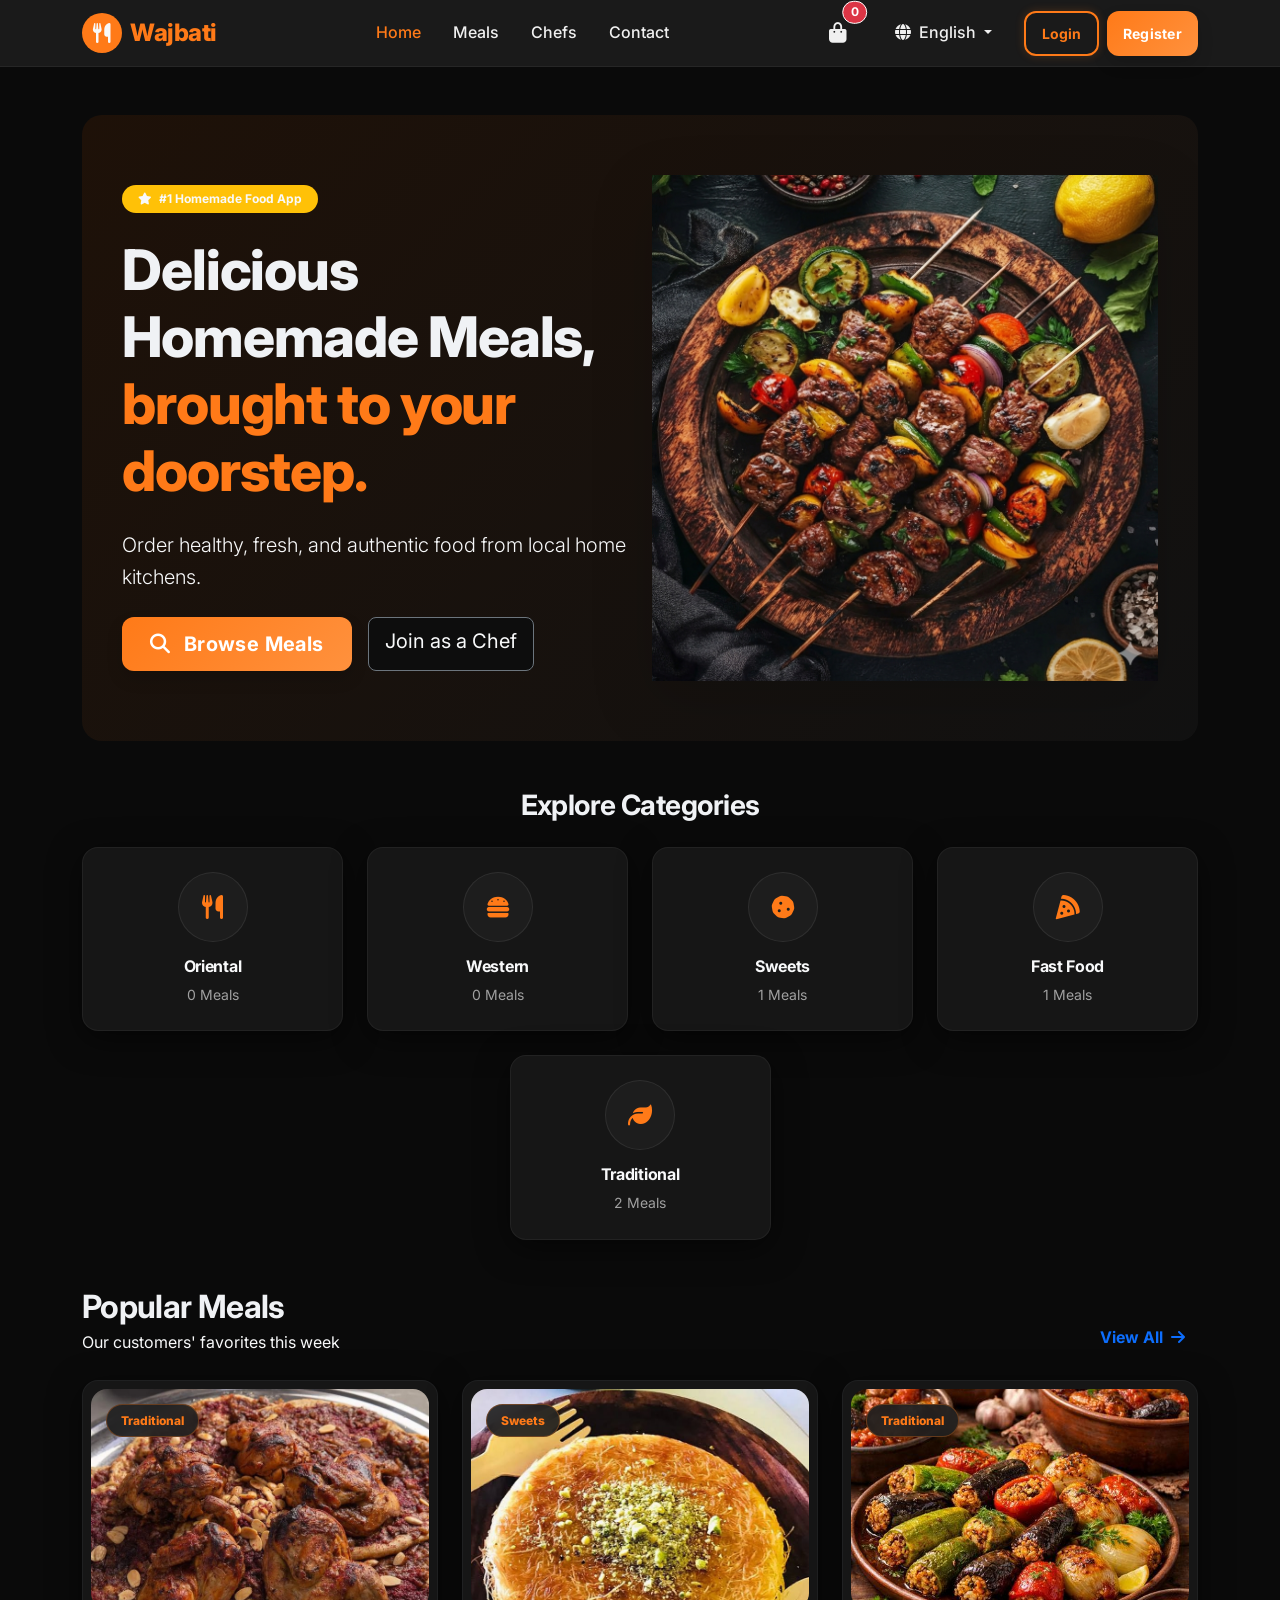
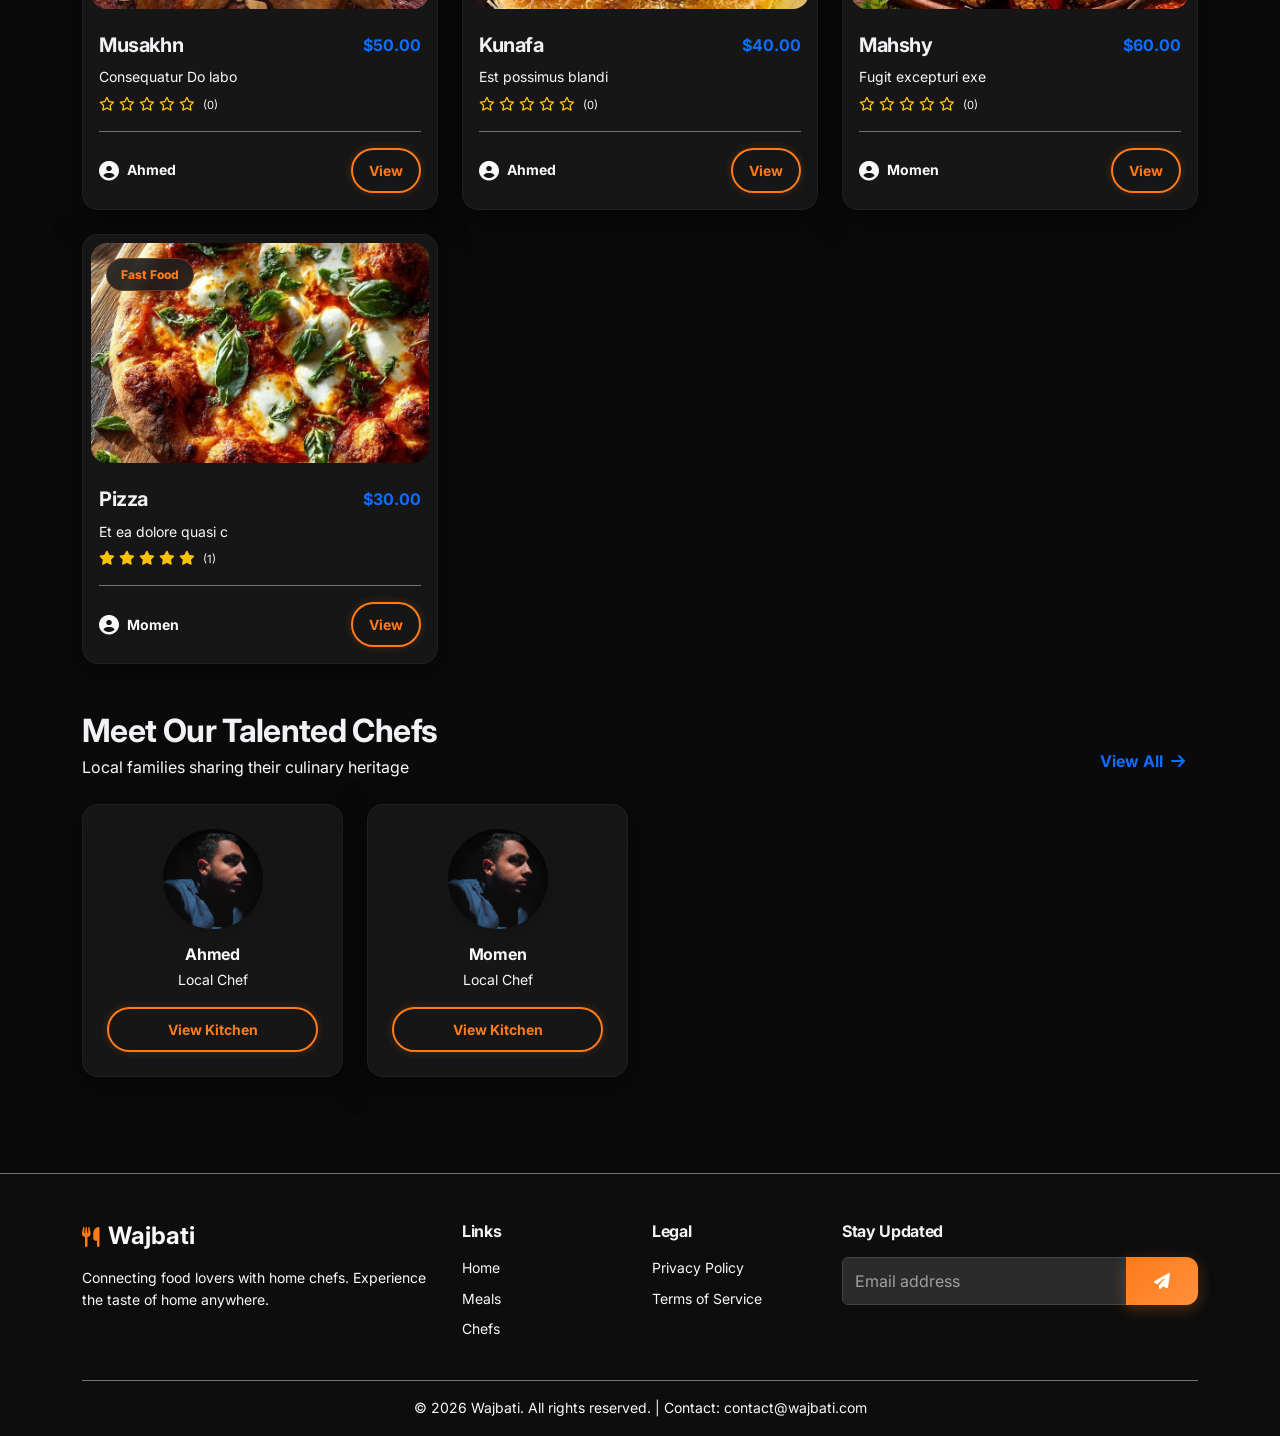
<file: index.html>
<!doctype html>
<html lang="en" dir="ltr">

<head>
    <meta charset="utf-8">
    <meta name="viewport" content="width=device-width, initial-scale=1">
    <meta name="csrf-token" content="GSVmsdwGLl2P14EPOkY2PjSdz2UBqif02SZnlkgT">

    <title>Wajbati</title>

    <!-- Styles -->
    <link href="https://cdn.jsdelivr.net/npm/bootstrap@5.3.0/dist/css/bootstrap.min.css" rel="stylesheet">
    <link href="https://cdnjs.cloudflare.com/ajax/libs/font-awesome/6.4.0/css/all.min.css" rel="stylesheet">
    <link href="css/style.css" rel="stylesheet">

</head>

<body>

    <!-- Navbar -->
    <nav class="navbar navbar-expand-lg sticky-top">
        <div class="container">
            <a class="navbar-brand d-flex align-items-center" href="index.html">
                <div class="rounded-circle bg-primary-custom d-flex align-items-center justify-content-center text-light me-2"
                    style="width:40px;height:40px">
                    <i class="fas fa-utensils"></i>
                </div>
                <span class="brand-text">Wajbati</span>
            </a>
            <button class="navbar-toggler border-0 p-2 shadow-none" type="button"
                data-bs-toggle="collapse" data-bs-target="#mainNav">
                <span class="navbar-toggler-icon-custom"></span>
            </button>
            <div class="collapse navbar-collapse" id="mainNav">
                <ul class="navbar-nav mx-auto mb-2 mb-lg-0">
                    <li class="nav-item"><a class="nav-link active" href="index.html">Home</a></li>
                    <li class="nav-item"><a class="nav-link " href="meals.html">Meals</a></li>
                    <li class="nav-item"><a class="nav-link " href="chefs.html">Chefs</a></li>
                    <li class="nav-item"><a class="nav-link " href="contact.html">Contact</a></li>
                </ul>

                <ul class="navbar-nav align-items-lg-center">
                    <li class="nav-item me-3">
                        <a class="nav-link position-relative px-2" href="cart.html">
                            <i class="fa fa-shopping-bag fa-lg"></i>
                            <span
                                class="position-absolute top-0 start-100 translate-middle badge rounded-pill bg-danger cart-count border border-white">
                                0
                            </span>
                        </a>
                    </li>

                    <li class="nav-item dropdown me-3">
                        <a class="nav-link dropdown-toggle" href="#" role="button" data-bs-toggle="dropdown">
                            <i class="fas fa-globe me-1"></i> English
                        </a>
                        <ul class="dropdown-menu border border-secondary border-opacity-10 shadow">
                            <li><a class="dropdown-item" href="http://127.0.0.1:8080/lang/en">English</a></li>
                            <li><a class="dropdown-item" href="http://127.0.0.1:8080/lang/ar">العربية</a></li>
                        </ul>
                    </li>

                    <li class="nav-item d-flex gap-2">
                        <a href="login.html" class="btn btn-outline-primary btn-sm px-3">Login</a>
                        <a href="register.html" class="btn btn-primary btn-sm px-3 shadow">Register</a>
                    </li>


                </ul>
            </div>
        </div>
    </nav>

    <!-- Flash Messages -->


    <!-- Content -->
    <main>
        <!-- Hero Section -->
        <div class="container my-5">
            <div class="hero-section text-center text-lg-start">
                <div class="row align-items-center">
                    <div class="col-lg-6 mb-4 mb-lg-0">
                        <span class="badge bg-warning text-light mb-3 px-3 py-2 rounded-pill fw-bold"><i
                                class="fas fa-star me-1"></i> #1 Homemade Food App</span>
                        <h1 class="hero-title pt-2">Delicious Homemade Meals,<br><span
                                class="text-primary-custom">brought to your doorstep.</span></h1>
                        <p class="lead text-light mb-4">Order healthy, fresh, and authentic food from local home
                            kitchens.</p>
                        <div class="d-flex gap-3 justify-content-center justify-content-lg-start">
                            <a href="meals.html" class="btn btn-primary btn-lg shadow">
                                <i class="fas fa-search me-2"></i> Browse Meals
                            </a>
                            <a href="register.html" class="btn btn-outline-secondary btn-lg bg-darker text-light">
                                Join as a Chef
                            </a>
                        </div>
                    </div>
                    <div class="col-lg-6 text-center">
                        <div class="position-relative d-inline-block">
                            <div class="position-absolute top-50 start-50 translate-middle bg-primary-custom rounded-circle"
                                style="width:300px;height:300px;opacity:0.1;z-index:0;filter:blur(40px)"></div>
                            <img src="images/hero-plate.png"
                                onerror="this.src='https://placehold.co/500x400/png?text=Delicious+Food'"
                                alt="Delicious Food" class="position-relative"
                                style="z-index:1;max-width:100%;height:auto;filter:drop-shadow(0 20px 30px rgba(0,0,0,0.15))">


                        </div>
                    </div>
                </div>
            </div>
        </div>

        <!-- Categories -->
        <div class="container mb-5">
            <h3 class="fw-bold mb-4 text-center">Explore Categories</h3>
            <div class="row justify-content-center g-4">
                <div class="col-6 col-md-3">
                    <a href="meals.html?category=1" class="text-decoration-none">
                        <div class="card shadow-card text-center p-4 h-100 hover-lift">
                            <div class="category-icon">
                                <i class="fas fa-utensils"></i>
                            </div>
                            <h6 class="fw-bold text-light">Oriental</h6>
                            <small class="text-muted">0 Meals</small>
                        </div>
                    </a>
                </div>
                <div class="col-6 col-md-3">
                    <a href="meals.html?category=2" class="text-decoration-none">
                        <div class="card shadow-card text-center p-4 h-100 hover-lift">
                            <div class="category-icon">
                                <i class="fas fa-hamburger"></i>
                            </div>
                            <h6 class="fw-bold text-light">Western</h6>
                            <small class="text-muted">0 Meals</small>
                        </div>
                    </a>
                </div>
                <div class="col-6 col-md-3">
                    <a href="meals.html?category=3" class="text-decoration-none">
                        <div class="card shadow-card text-center p-4 h-100 hover-lift">
                            <div class="category-icon">
                                <i class="fas fa-cookie"></i>
                            </div>
                            <h6 class="fw-bold text-light">Sweets</h6>
                            <small class="text-muted">1 Meals</small>
                        </div>
                    </a>
                </div>
                <div class="col-6 col-md-3">
                    <a href="meals.html?category=4" class="text-decoration-none">
                        <div class="card shadow-card text-center p-4 h-100 hover-lift">
                            <div class="category-icon">
                                <i class="fas fa-pizza-slice"></i>
                            </div>
                            <h6 class="fw-bold text-light">Fast Food</h6>
                            <small class="text-muted">1 Meals</small>
                        </div>
                    </a>
                </div>
                <div class="col-6 col-md-3">
                    <a href="meals.html?category=5" class="text-decoration-none">
                        <div class="card shadow-card text-center p-4 h-100 hover-lift">
                            <div class="category-icon">
                                <i class="fas fa-leaf"></i>
                            </div>
                            <h6 class="fw-bold text-light">Traditional</h6>
                            <small class="text-muted">2 Meals</small>
                        </div>
                    </a>
                </div>
            </div>
        </div>

        <!-- Popular Meals -->
        <div class="container mb-5">
            <div class="d-flex justify-content-between align-items-end mb-4">
                <div>
                    <h2 class="mb-1">Popular Meals</h2>
                    <p class="text-light mb-0">Our customers&#039; favorites this week</p>
                </div>
                <a href="meals.html" class="btn btn-link text-decoration-none fw-bold">View All <i
                        class="fas fa-arrow-right ms-1"></i></a>
            </div>

            <div class="row g-4">
                <div class="col-6 col-lg-4">
                    <div class="card shadow-card border border-secondary border-opacity-10 h-100 meal-card">
                        <div class="meal-card-img-wrapper">
                            <img src="images/meals/HTLNuKsEwWabiFHijoJXuod2TbUI0YlMtmOVrR2U.jpg" alt="Musakhn">
                            <span class="card-badge text-primary-custom">Traditional</span>
                        </div>
                        <div class="card-body">
                            <div class="d-flex justify-content-between align-items-start mb-2">
                                <h5 class="fw-bold mb-0 text-truncate">Musakhn</h5>
                                <span class="fw-bold text-primary">$50.00</span>
                            </div>
                            <p class="text-light small mb-1 text-truncate">Consequatur Do labo</p>
                            <div class="mb-3 text-warning small">
                                <i class="far fa-star"></i>
                                <i class="far fa-star"></i>
                                <i class="far fa-star"></i>
                                <i class="far fa-star"></i>
                                <i class="far fa-star"></i>
                                <span class="text-light ms-1" style="font-size: 0.7rem;">(0)</span>
                            </div>

                            <div
                                class="d-flex align-items-center justify-content-between border-top border-secondary border-secondary pt-3 mt-auto">
                                <div class="d-flex align-items-center">
                                    <i class="fas fa-user-circle fa-lg text-light me-2"></i>
                                    <small class="fw-bold text-light">Ahmed</small>
                                </div>
                                <a href="meal-details.html"
                                    class="btn btn-sm btn-outline-primary rounded-pill px-3">View</a>
                            </div>
                        </div>
                    </div>
                </div>
                <div class="col-6 col-lg-4">
                    <div class="card shadow-card border border-secondary border-opacity-10 h-100 meal-card">
                        <div class="meal-card-img-wrapper">
                            <img src="images/meals/C2J9ap9FCBZLSX3gYmVDy3X49QvpuJH1mvELz9bv.jpg" alt="Kunafa">
                            <span class="card-badge text-primary-custom">Sweets</span>
                        </div>
                        <div class="card-body">
                            <div class="d-flex justify-content-between align-items-start mb-2">
                                <h5 class="fw-bold mb-0 text-truncate">Kunafa</h5>
                                <span class="fw-bold text-primary">$40.00</span>
                            </div>
                            <p class="text-light small mb-1 text-truncate">Est possimus blandi</p>
                            <div class="mb-3 text-warning small">
                                <i class="far fa-star"></i>
                                <i class="far fa-star"></i>
                                <i class="far fa-star"></i>
                                <i class="far fa-star"></i>
                                <i class="far fa-star"></i>
                                <span class="text-light ms-1" style="font-size: 0.7rem;">(0)</span>
                            </div>

                            <div
                                class="d-flex align-items-center justify-content-between border-top border-secondary border-secondary pt-3 mt-auto">
                                <div class="d-flex align-items-center">
                                    <i class="fas fa-user-circle fa-lg text-light me-2"></i>
                                    <small class="fw-bold text-light">Ahmed</small>
                                </div>
                                <a href="meal-details.html"
                                    class="btn btn-sm btn-outline-primary rounded-pill px-3">View</a>
                            </div>
                        </div>
                    </div>
                </div>
                <div class="col-6 col-lg-4">
                    <div class="card shadow-card border border-secondary border-opacity-10 h-100 meal-card">
                        <div class="meal-card-img-wrapper">
                            <img src="images/meals/ZTBfvK2afPlBViFCX8yY0WA7dNNqMZI2vLJG5Wxl.jpg" alt="Mahshy">
                            <span class="card-badge text-primary-custom">Traditional</span>
                        </div>
                        <div class="card-body">
                            <div class="d-flex justify-content-between align-items-start mb-2">
                                <h5 class="fw-bold mb-0 text-truncate">Mahshy</h5>
                                <span class="fw-bold text-primary">$60.00</span>
                            </div>
                            <p class="text-light small mb-1 text-truncate">Fugit excepturi exe</p>
                            <div class="mb-3 text-warning small">
                                <i class="far fa-star"></i>
                                <i class="far fa-star"></i>
                                <i class="far fa-star"></i>
                                <i class="far fa-star"></i>
                                <i class="far fa-star"></i>
                                <span class="text-light ms-1" style="font-size: 0.7rem;">(0)</span>
                            </div>

                            <div
                                class="d-flex align-items-center justify-content-between border-top border-secondary border-secondary pt-3 mt-auto">
                                <div class="d-flex align-items-center">
                                    <i class="fas fa-user-circle fa-lg text-light me-2"></i>
                                    <small class="fw-bold text-light">Momen</small>
                                </div>
                                <a href="meal-details.html"
                                    class="btn btn-sm btn-outline-primary rounded-pill px-3">View</a>
                            </div>
                        </div>
                    </div>
                </div>
                <div class="col-6 col-lg-4">
                    <div class="card shadow-card border border-secondary border-opacity-10 h-100 meal-card">
                        <div class="meal-card-img-wrapper">
                            <img src="images/meals/2n1k1cJMc92hyIDbhqGhYems0pii7Le5z1MNfJSB.jpg" alt="Pizza">
                            <span class="card-badge text-primary-custom">Fast Food</span>
                        </div>
                        <div class="card-body">
                            <div class="d-flex justify-content-between align-items-start mb-2">
                                <h5 class="fw-bold mb-0 text-truncate">Pizza</h5>
                                <span class="fw-bold text-primary">$30.00</span>
                            </div>
                            <p class="text-light small mb-1 text-truncate">Et ea dolore quasi c</p>
                            <div class="mb-3 text-warning small">
                                <i class="fas fa-star"></i>
                                <i class="fas fa-star"></i>
                                <i class="fas fa-star"></i>
                                <i class="fas fa-star"></i>
                                <i class="fas fa-star"></i>
                                <span class="text-light ms-1" style="font-size: 0.7rem;">(1)</span>
                            </div>

                            <div
                                class="d-flex align-items-center justify-content-between border-top border-secondary border-secondary pt-3 mt-auto">
                                <div class="d-flex align-items-center">
                                    <i class="fas fa-user-circle fa-lg text-light me-2"></i>
                                    <small class="fw-bold text-light">Momen</small>
                                </div>
                                <a href="meal-details.html"
                                    class="btn btn-sm btn-outline-primary rounded-pill px-3">View</a>
                            </div>
                        </div>
                    </div>
                </div>
            </div>
        </div>

        <!-- Featured Chefs -->
        <div class="container mb-5 pb-5">
            <div class="d-flex justify-content-between align-items-end mb-4">
                <div>
                    <h2 class="mb-1">Meet Our Talented Chefs</h2>
                    <p class="text-light mb-0">Local families sharing their culinary heritage</p>
                </div>
                <a href="chefs.html" class="btn btn-link text-decoration-none fw-bold">View All <i
                        class="fas fa-arrow-right ms-1"></i></a>
            </div>

            <div class="row g-4">
                <div class="col-6 col-md-3">
                    <div
                        class="card shadow-card border border-secondary border-opacity-10 text-center p-4 h-100 hover-lift">
                        <div class="position-relative mx-auto mb-3">
                            <img src="images/chefs/MN1owVgbSbc6BWkvZ4IcgOR5rNvl8rtOt4IJBdA1.jpg"
                                class="rounded-circle shadow object-fit-cover" style="width:100px; height:100px;"
                                alt="Ahmed">
                        </div>
                        <h6 class="fw-bold mb-1 text-light">Ahmed</h6>
                        <small class="text-light d-block mb-3">Local Chef</small>
                        <a href="chef-details.html" class="btn btn-sm btn-outline-primary rounded-pill px-3">View
                            Kitchen</a>
                    </div>
                </div>
                <div class="col-6 col-md-3">
                    <div
                        class="card shadow-card border border-secondary border-opacity-10 text-center p-4 h-100 hover-lift">
                        <div class="position-relative mx-auto mb-3">
                            <img src="images/chefs/MN1owVgbSbc6BWkvZ4IcgOR5rNvl8rtOt4IJBdA1.jpg"
                                class="rounded-circle shadow object-fit-cover" style="width:100px; height:100px;"
                                alt="Momen">
                        </div>
                        <h6 class="fw-bold mb-1 text-light">Momen</h6>
                        <small class="text-light d-block mb-3">Local Chef</small>
                        <a href="chef-details.html" class="btn btn-sm btn-outline-primary rounded-pill px-3">View
                            Kitchen</a>
                    </div>
                </div>
            </div>
        </div>
    </main>

    <!-- Footer -->
    <footer class="bg-darker text-light border-top border-secondary border-secondary pt-5 pb-3 mt-5">
        <div class="container">
            <div class="row g-4 mb-4">
                <div class="col-md-4">
                    <a class="navbar-brand d-flex align-items-center mb-3 text-light" href="#">
                        <i class="fas fa-utensils text-primary-custom me-2 fa-lg"></i>
                        <span class="fw-bold h4 m-0">Wajbati</span>
                    </a>
                    <p class="text-light small">Connecting food lovers with home chefs. Experience the taste of home
                        anywhere.</p>
                </div>
                <div class="col-md-2 col-6">
                    <h6 class="fw-bold mb-3">Links</h6>
                    <ul class="list-unstyled small text-light">
                        <li class="mb-2"><a href="index.html" class="text-decoration-none text-light">Home</a></li>
                        <li class="mb-2"><a href="meals.html" class="text-decoration-none text-light">Meals</a></li>
                        <li class="mb-2"><a href="chefs.html" class="text-decoration-none text-light">Chefs</a></li>
                    </ul>
                </div>
                <div class="col-md-2 col-6">
                    <h6 class="fw-bold mb-3">Legal</h6>
                    <ul class="list-unstyled small text-light">
                        <li class="mb-2"><a href="#" class="text-decoration-none text-light">Privacy
                                Policy</a></li>
                        <li class="mb-2"><a href="#" class="text-decoration-none text-light">Terms of
                                Service</a></li>
                    </ul>
                </div>
                <div class="col-md-4">
                    <h6 class="fw-bold mb-3">Stay Updated</h6>
                    <div class="input-group mb-3">
                        <input type="text" class="form-control" placeholder="Email address">
                        <button class="btn btn-primary" type="button"><i class="fas fa-paper-plane"></i></button>
                    </div>
                </div>
            </div>
            <div class="border-top border-secondary border-secondary pt-3 text-center small text-light">
                &copy; 2026 Wajbati. All rights reserved. | Contact: contact@wajbati.com
            </div>
        </div>
    </footer>
    <!-- Scripts -->
    <script src="https://cdn.jsdelivr.net/npm/bootstrap@5.3.0/dist/js/bootstrap.bundle.min.js"></script>
    <script src="https://code.jquery.com/jquery-3.6.0.min.js"></script>
</body>

</html>
</file>
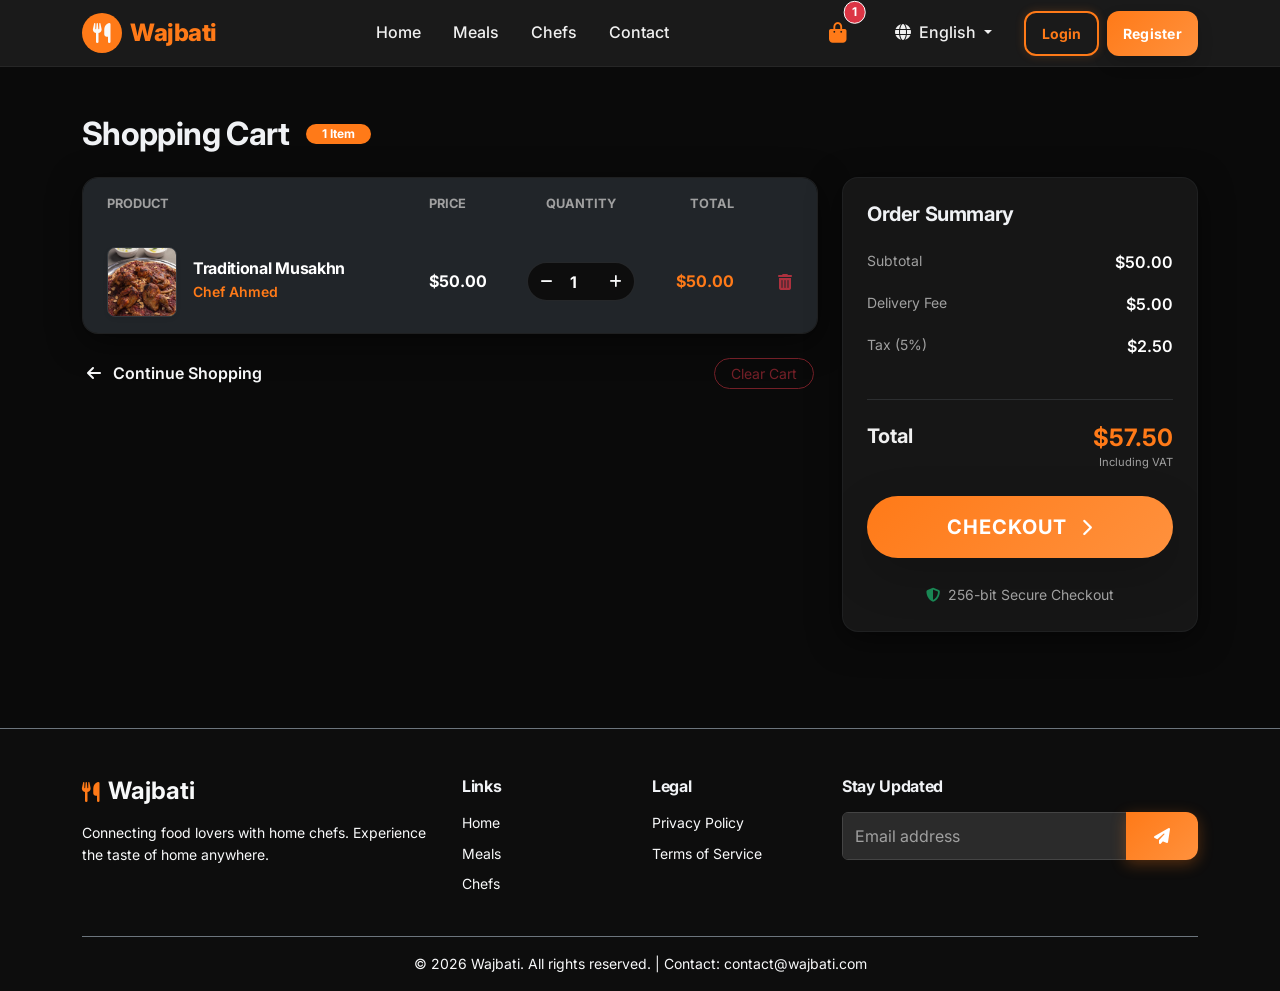
<file: cart.html>
<!doctype html>
<html lang="en" dir="ltr">

<head>
    <meta charset="utf-8">
    <meta name="viewport" content="width=device-width, initial-scale=1">
    <meta name="csrf-token" content="PkwZ8XAcL05gdr9kOVibOcHZvcAHECQymAyTPHkr">

    <title>Wajbati - Shopping Cart</title>

    <!-- Styles -->
    <link href="https://cdn.jsdelivr.net/npm/bootstrap@5.3.0/dist/css/bootstrap.min.css" rel="stylesheet">
    <link href="https://cdnjs.cloudflare.com/ajax/libs/font-awesome/6.4.0/css/all.min.css" rel="stylesheet">
    <link href="css/style.css" rel="stylesheet">
</head>

<body>

    <!-- Navbar -->
    <nav class="navbar navbar-expand-lg sticky-top">
        <div class="container">
            <a class="navbar-brand d-flex align-items-center" href="index.html">
                <div class="rounded-circle bg-primary-custom d-flex align-items-center justify-content-center text-light me-2"
                    style="width:40px;height:40px">
                    <i class="fas fa-utensils"></i>
                </div>
                <span class="brand-text">Wajbati</span>
            </a>
            <button class="navbar-toggler border-0 p-2 shadow-none" type="button"
                data-bs-toggle="collapse" data-bs-target="#mainNav">
                <span class="navbar-toggler-icon-custom"></span>
            </button>
            <div class="collapse navbar-collapse" id="mainNav">
                <ul class="navbar-nav mx-auto mb-2 mb-lg-0">
                    <li class="nav-item"><a class="nav-link " href="index.html">Home</a></li>
                    <li class="nav-item"><a class="nav-link " href="meals.html">Meals</a></li>
                    <li class="nav-item"><a class="nav-link " href="chefs.html">Chefs</a></li>
                    <li class="nav-item"><a class="nav-link " href="contact.html">Contact</a></li>
                </ul>

                <ul class="navbar-nav align-items-lg-center">
                    <li class="nav-item me-3">
                        <a class="nav-link position-relative px-2 active" href="cart.html">
                            <i class="fa fa-shopping-bag fa-lg text-primary-custom"></i>
                            <span
                                class="position-absolute top-0 start-100 translate-middle badge rounded-pill bg-danger cart-count border border-white">
                                1
                            </span>
                        </a>
                    </li>

                    <li class="nav-item dropdown me-3">
                        <a class="nav-link dropdown-toggle" href="#" role="button" data-bs-toggle="dropdown">
                            <i class="fas fa-globe me-1"></i> English
                        </a>
                        <ul class="dropdown-menu border border-secondary border-opacity-10 shadow">
                            <li><a class="dropdown-item" href="#">English</a></li>
                            <li><a class="dropdown-item" href="#">العربية</a></li>
                        </ul>
                    </li>

                    <li class="nav-item d-flex gap-2">
                        <a href="login.html" class="btn btn-outline-primary btn-sm px-3">Login</a>
                        <a href="register.html" class="btn btn-primary btn-sm px-3 shadow">Register</a>
                    </li>
                </ul>
            </div>
        </div>
    </nav>

    <!-- Content -->
    <main class="container py-5">
        <div class="d-flex align-items-center mb-4">
            <h2 class="fw-bold mb-0 me-3">Shopping Cart</h2>
            <span class="badge bg-primary-custom text-white rounded-pill border-0 px-3">1 Item</span>
        </div>

        <!-- Empty Cart Message (Hidden by default) -->
        <div class="row g-4 d-none" id="emptyCartMsg">
            <div class="col-12 text-center py-5">
                <div class="mb-4 text-muted opacity-25">
                    <i class="fas fa-shopping-basket fa-5x"></i>
                </div>
                <h3 class="fw-bold">Your cart is empty</h3>
                <p class="text-muted mb-4 px-3">Looks like you haven't added any delicious homemade meals yet.</p>
                <a href="meals.html" class="btn btn-primary px-5 py-3 rounded-pill fw-bold shadow-lg">
                    <i class="fas fa-search me-2"></i> Discover Meals
                </a>
            </div>
        </div>

        <div class="row g-4" id="cartContent">
            <!-- Cart Items -->
            <div class="col-lg-8">
                <div class="card shadow-card border border-secondary border-opacity-10 mb-4 overflow-hidden">
                    <div class="card-body p-0">
                        <div class="table-responsive">
                            <table class="table table-dark table-hover align-middle mb-0" style="background: transparent;">
                                <thead class="bg-darker">
                                    <tr>
                                        <th class="border-0 p-3 ps-4" style="width: 45%; color: var(--text-muted); font-size: 0.8rem; text-transform: uppercase;">Product</th>
                                        <th class="border-0 p-3" style="color: var(--text-muted); font-size: 0.8rem; text-transform: uppercase;">Price</th>
                                        <th class="border-0 p-3 text-center" style="color: var(--text-muted); font-size: 0.8rem; text-transform: uppercase;">Quantity</th>
                                        <th class="border-0 p-3 text-end pe-4" style="color: var(--text-muted); font-size: 0.8rem; text-transform: uppercase;">Total</th>
                                        <th class="border-0 p-3"></th>
                                    </tr>
                                </thead>
                                <tbody>
                                    <!-- Static Example Item -->
                                    <tr class="border-secondary border-opacity-10">
                                        <td class="p-3 ps-4 border-0">
                                            <div class="d-flex align-items-center">
                                                <div class="position-relative">
                                                    <img src="images/meals/HTLNuKsEwWabiFHijoJXuod2TbUI0YlMtmOVrR2U.jpg" class="rounded-3 shadow-sm border border-secondary border-opacity-25"
                                                        style="width: 70px; height: 70px; object-fit: cover;">
                                                </div>
                                                <div class="ms-3">
                                                    <h6 class="mb-0 fw-bold text-white">Traditional Musakhn</h6>
                                                    <small class="text-primary-custom fw-semibold">Chef Ahmed</small>
                                                </div>
                                            </div>
                                        </td>
                                        <td class="p-3 border-0 fw-bold text-white">$50.00</td>
                                        <td class="p-3 border-0 text-center">
                                            <div class="d-inline-flex align-items-center bg-darker rounded-pill p-1 border border-secondary border-opacity-25">
                                                <button class="btn btn-sm text-light border-0 px-2" onclick="this.nextElementSibling.stepDown()"><i class="fas fa-minus xs"></i></button>
                                                <input type="number" class="form-control bg-transparent border-0 text-center p-0 text-white fw-bold" value="1" min="1" style="width: 40px; box-shadow: none;">
                                                <button class="btn btn-sm text-light border-0 px-2" onclick="this.previousElementSibling.stepUp()"><i class="fas fa-plus xs"></i></button>
                                            </div>
                                        </td>
                                        <td class="p-3 border-0 text-end pe-4 fw-bold text-primary-custom">$50.00</td>
                                        <td class="p-3 border-0 text-end pe-4">
                                            <button class="btn btn-link text-danger p-0 opacity-75 hover-opacity-100 transition-all"><i class="fas fa-trash-alt"></i></button>
                                        </td>
                                    </tr>
                                </tbody>
                            </table>
                        </div>
                    </div>
                </div>
                <div class="d-flex justify-content-between align-items-center mt-2 px-1">
                    <a href="meals.html" class="btn btn-link text-decoration-none text-light fw-semibold p-0">
                        <i class="fas fa-arrow-left me-2"></i> Continue Shopping
                    </a>
                    <button class="btn btn-outline-danger btn-sm rounded-pill px-3 opacity-50">Clear Cart</button>
                </div>
            </div>

            <!-- Order Summary -->
            <div class="col-lg-4">
                <div class="card shadow-card border border-secondary border-opacity-10 p-4 position-sticky" style="top: 100px;">
                    <h5 class="fw-bold mb-4">Order Summary</h5>

                    <div class="d-flex justify-content-between mb-3 text-muted">
                        <span class="small">Subtotal</span>
                        <span class="fw-semibold text-white">$50.00</span>
                    </div>
                    <div class="d-flex justify-content-between mb-3 text-muted">
                        <span class="small">Delivery Fee</span>
                        <span class="fw-semibold text-white">$5.00</span>
                    </div>
                    <div class="d-flex justify-content-between mb-4 text-muted">
                        <span class="small">Tax (5%)</span>
                        <span class="fw-semibold text-white">$2.50</span>
                    </div>
                    <hr class="border-secondary opacity-25 mb-4">
                    <div class="d-flex justify-content-between mb-4">
                        <span class="fw-bold h5 mb-0">Total</span>
                        <div class="text-end">
                            <span class="fw-bold h4 text-primary-custom mb-0">$57.50</span>
                            <small class="d-block text-muted" style="font-size: 0.7rem;">Including VAT</small>
                        </div>
                    </div>

                    <button class="btn btn-primary btn-lg w-100 shadow-lg rounded-pill fw-bold mb-3 py-3" style="letter-spacing: 1px;">
                        CHECKOUT <i class="fas fa-chevron-right ms-2 small"></i>
                    </button>

                    <div class="text-center pt-2">
                        <span class="text-muted small"><i class="fas fa-shield-alt text-success me-1"></i> 256-bit Secure Checkout</span>
                    </div>
                </div>
            </div>
        </div>
    </main>

    <!-- Footer -->
    <footer class="bg-darker text-light border-top border-secondary border-secondary pt-5 pb-3 mt-5">
        <div class="container">
            <div class="row g-4 mb-4">
                <div class="col-md-4">
                    <a class="navbar-brand d-flex align-items-center mb-3 text-light" href="#">
                        <i class="fas fa-utensils text-primary-custom me-2 fa-lg"></i>
                        <span class="fw-bold h4 m-0">Wajbati</span>
                    </a>
                    <p class="text-light small">Connecting food lovers with home chefs. Experience the taste of home
                        anywhere.</p>
                </div>
                <div class="col-md-2 col-6">
                    <h6 class="fw-bold mb-3">Links</h6>
                    <ul class="list-unstyled small text-light">
                        <li class="mb-2"><a href="index.html" class="text-decoration-none text-light">Home</a></li>
                        <li class="mb-2"><a href="meals.html" class="text-decoration-none text-light">Meals</a></li>
                        <li class="mb-2"><a href="chefs.html" class="text-decoration-none text-light">Chefs</a></li>
                    </ul>
                </div>
                <div class="col-md-2 col-6">
                    <h6 class="fw-bold mb-3">Legal</h6>
                    <ul class="list-unstyled small text-light">
                        <li class="mb-2"><a href="#" class="text-decoration-none text-light">Privacy Policy</a></li>
                        <li class="mb-2"><a href="#" class="text-decoration-none text-light">Terms of Service</a></li>
                    </ul>
                </div>
                <div class="col-md-4">
                    <h6 class="fw-bold mb-3">Stay Updated</h6>
                    <div class="input-group mb-3">
                        <input type="text" class="form-control" placeholder="Email address">
                        <button class="btn btn-primary" type="button"><i class="fas fa-paper-plane"></i></button>
                    </div>
                </div>
            </div>
            <div class="border-top border-secondary border-secondary pt-3 text-center small text-light">
                &copy; 2026 Wajbati. All rights reserved. | Contact: contact@wajbati.com
            </div>
        </div>
    </footer>

    <!-- Scripts -->
    <script src="https://cdn.jsdelivr.net/npm/bootstrap@5.3.0/dist/js/bootstrap.bundle.min.js"></script>
    <script src="https://code.jquery.com/jquery-3.6.0.min.js"></script>
</body>

</html>
</file>
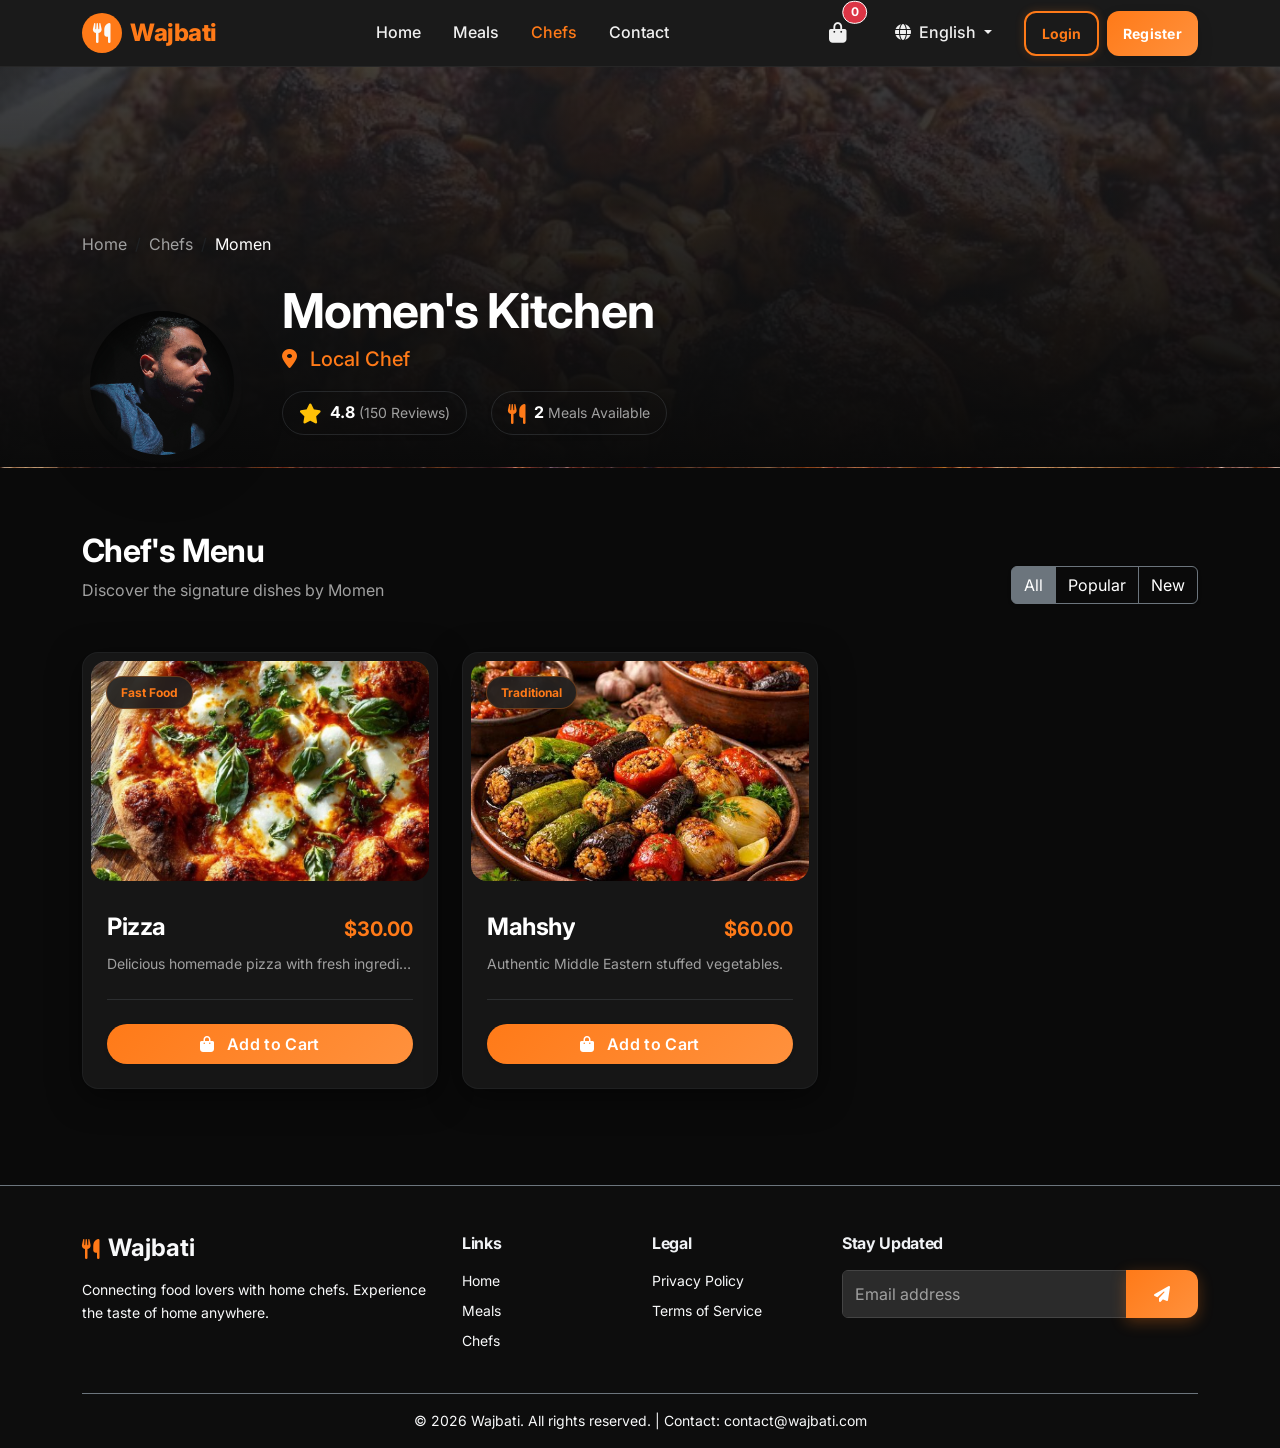
<file: chef-details.html>
<!doctype html>
<html lang="en" dir="ltr">

<head>
    <meta charset="utf-8">
    <meta name="viewport" content="width=device-width, initial-scale=1">
    <meta name="csrf-token" content="keILC6Wmmo8ALjNJAsbVJOW7oGzXrXqr8QDxSnDB">

    <title>Wajbati</title>

    <!-- Styles -->
    <link href="https://cdn.jsdelivr.net/npm/bootstrap@5.3.0/dist/css/bootstrap.min.css" rel="stylesheet">
    <link href="https://cdnjs.cloudflare.com/ajax/libs/font-awesome/6.4.0/css/all.min.css" rel="stylesheet">
    <link href="css/style.css" rel="stylesheet">

</head>

<body>

    <!-- Navbar -->
    <nav class="navbar navbar-expand-lg sticky-top">
        <div class="container">
            <a class="navbar-brand d-flex align-items-center" href="index.html">
                <div class="rounded-circle bg-primary-custom d-flex align-items-center justify-content-center text-light me-2"
                    style="width:40px;height:40px">
                    <i class="fas fa-utensils"></i>
                </div>
                <span class="brand-text">Wajbati</span>
            </a>
            <button class="navbar-toggler border-0 p-2 shadow-none" type="button"
                data-bs-toggle="collapse" data-bs-target="#mainNav">
                <span class="navbar-toggler-icon-custom"></span>
            </button>
            <div class="collapse navbar-collapse" id="mainNav">
                <ul class="navbar-nav mx-auto mb-2 mb-lg-0">
                    <li class="nav-item"><a class="nav-link " href="index.html">Home</a></li>
                    <li class="nav-item"><a class="nav-link " href="meals.html">Meals</a></li>
                    <li class="nav-item"><a class="nav-link active" href="chefs.html">Chefs</a></li>
                    <li class="nav-item"><a class="nav-link " href="contact.html">Contact</a></li>
                </ul>

                <ul class="navbar-nav align-items-lg-center">
                    <li class="nav-item me-3">
                        <a class="nav-link position-relative px-2" href="cart.html">
                            <i class="fa fa-shopping-bag fa-lg"></i>
                            <span
                                class="position-absolute top-0 start-100 translate-middle badge rounded-pill bg-danger cart-count border border-white">
                                0
                            </span>
                        </a>
                    </li>

                    <li class="nav-item dropdown me-3">
                        <a class="nav-link dropdown-toggle" href="#" role="button" data-bs-toggle="dropdown">
                            <i class="fas fa-globe me-1"></i> English
                        </a>
                        <ul class="dropdown-menu border border-secondary border-opacity-10 shadow">
                            <li><a class="dropdown-item" href="http://127.0.0.1:8080/lang/en">English</a></li>
                            <li><a class="dropdown-item" href="http://127.0.0.1:8080/lang/ar">العربية</a></li>
                        </ul>
                    </li>

                    <li class="nav-item d-flex gap-2">
                        <a href="login.html" class="btn btn-outline-primary btn-sm px-3">Login</a>
                        <a href="register.html" class="btn btn-primary btn-sm px-3 shadow">Register</a>
                    </li>


                </ul>
            </div>
        </div>
    </nav>

    <!-- Flash Messages -->


    <!-- Content -->
    <main>
        <!-- Chef Hero Header -->
        <div class="position-relative border-bottom border-secondary border-opacity-10"
            style="background: url('images/meals/HTLNuKsEwWabiFHijoJXuod2TbUI0YlMtmOVrR2U.jpg') center/cover no-repeat; min-height: 400px;">
            <!-- Dark Overlay -->
            <div class="position-absolute top-0 start-0 w-100 h-100 bg-dark opacity-75"></div>
            <!-- Glassmorphism Gradient -->
            <div class="position-absolute top-0 start-0 w-100 h-100"
                style="background: linear-gradient(to top, var(--bg-light) 0%, rgba(18,18,18,0.3) 100%);"></div>

            <div class="container position-relative z-1 h-100 pb-4 d-flex flex-column justify-content-end"
                style="min-height: 400px;">
                <nav aria-label="breadcrumb">
                    <ol class="breadcrumb mb-4">
                        <li class="breadcrumb-item"><a href="index.html"
                                class="text-decoration-none text-muted hover-light">Home</a></li>
                        <li class="breadcrumb-item"><a href="chefs.html"
                                class="text-decoration-none text-muted hover-light">Chefs</a></li>
                        <li class="breadcrumb-item active text-white" aria-current="page">Momen</li>
                    </ol>
                </nav>

                <div class="row align-items-end">
                    <!-- Chef Avatar -->
                    <div class="col-auto text-center mb-3 mb-md-0 position-relative">
                        <div class="rounded-circle p-2 bg-card shadow-lg"
                            style="width:160px; height:160px; transform: translateY(20px);">
                            <img src="images/chefs/MN1owVgbSbc6BWkvZ4IcgOR5rNvl8rtOt4IJBdA1.jpg"
                                class="rounded-circle w-100 h-100 object-fit-cover" alt="Momen">
                        </div>
                    </div>
                    <!-- Chef Info -->
                    <div class="col pb-2 pb-md-0 ms-md-3 text-center text-md-start">
                        <h1 class="display-5 fw-bold mb-1 text-white">Momen's Kitchen</h1>
                        <p class="text-primary-custom lead fw-medium mb-3"><i class="fas fa-map-marker-alt me-2"></i>
                            Local Chef</p>

                        <div
                            class="d-flex flex-wrap justify-content-center justify-content-md-start gap-3 gap-md-4 mb-2">
                            <div
                                class="d-flex align-items-center bg-card bg-opacity-75 px-3 py-2 rounded-pill border border-secondary border-opacity-25 shadow-sm backdrop-blur">
                                <i class="fas fa-star text-warning me-2 fa-lg"></i>
                                <span class="fw-bold text-white me-1">4.8</span>
                                <span class="text-muted small">(150 Reviews)</span>
                            </div>
                            <div
                                class="d-flex align-items-center bg-card bg-opacity-75 px-3 py-2 rounded-pill border border-secondary border-opacity-25 shadow-sm backdrop-blur">
                                <i class="fas fa-utensils text-primary-custom me-2 fa-lg"></i>
                                <span class="fw-bold text-white me-1">2</span>
                                <span class="text-muted small">Meals Available</span>
                            </div>
                        </div>
                    </div>
                </div>
            </div>
        </div>

        <div class="container mb-5 pb-5 mt-5 pt-3">
            <div
                class="d-flex flex-column flex-md-row justify-content-between align-items-center align-items-md-end mb-5">
                <div class="text-center text-md-start mb-3 mb-md-0">
                    <h2 class="fw-bold text-white mb-2">Chef's Menu</h2>
                    <p class="text-muted m-0">Discover the signature dishes by Momen</p>
                </div>
                <!-- Optional: Filter for chef's menu -->
                <div class="btn-group shadow-sm">
                    <button class="btn btn-outline-secondary text-white border-opacity-25 active">All</button>
                    <button class="btn btn-outline-secondary text-white border-opacity-25">Popular</button>
                    <button class="btn btn-outline-secondary text-white border-opacity-25">New</button>
                </div>
            </div>

            <div class="row g-4">
                <!-- Meal 1 -->
                <div class="col-6 col-lg-4">
                    <div class="card shadow-card border border-secondary border-opacity-10 h-100 meal-card bg-card overflow-hidden"
                        style="border-radius: 16px;">
                        <div class="meal-card-img-wrapper position-relative">
                            <a href="meal-details.html">
                                <img src="images/meals/2n1k1cJMc92hyIDbhqGhYems0pii7Le5z1MNfJSB.jpg" alt="Pizza"
                                    class="w-100 h-100 object-fit-cover">
                            </a>
                            <span class="card-badge bg-card text-primary-custom fw-bold shadow-sm">Fast Food</span>
                        </div>
                        <div class="card-body p-4">
                            <div class="d-flex justify-content-between align-items-start mb-2">
                                <h4 class="fw-bold mb-0 text-truncate"><a href="meal-details.html"
                                        class="text-white text-decoration-none hover-primary">Pizza</a></h4>
                                <span class="fw-bold text-primary-custom fs-5">$30.00</span>
                            </div>
                            <p class="text-muted small mb-4 text-truncate">Delicious homemade pizza with fresh
                                ingredients.</p>

                            <div class="border-top border-secondary border-opacity-25 pt-4 mt-auto">
                                <form action="cart.html" method="GET" class="w-100">
                                    <input type="hidden" name="_token" value="keILC6Wmmo8ALjNJAsbVJOW7oGzXrXqr8QDxSnDB">
                                    <input type="hidden" name="meal_id" value="3">
                                    <button type="submit"
                                        class="btn btn-primary w-100 rounded-pill py-2 fw-semibold shadow-sm hover-lift">
                                        <i class="fas fa-shopping-bag me-2"></i> Add to Cart
                                    </button>
                                </form>
                            </div>
                        </div>
                    </div>
                </div>

                <!-- Meal 2 -->
                <div class="col-6 col-lg-4">
                    <div class="card shadow-card border border-secondary border-opacity-10 h-100 meal-card bg-card overflow-hidden"
                        style="border-radius: 16px;">
                        <div class="meal-card-img-wrapper position-relative">
                            <a href="meal-details.html">
                                <img src="images/meals/ZTBfvK2afPlBViFCX8yY0WA7dNNqMZI2vLJG5Wxl.jpg" alt="Mahshy"
                                    class="w-100 h-100 object-fit-cover">
                            </a>
                            <span class="card-badge bg-card text-primary-custom fw-bold shadow-sm">Traditional</span>
                        </div>
                        <div class="card-body p-4">
                            <div class="d-flex justify-content-between align-items-start mb-2">
                                <h4 class="fw-bold mb-0 text-truncate"><a href="meal-details.html"
                                        class="text-white text-decoration-none hover-primary">Mahshy</a></h4>
                                <span class="fw-bold text-primary-custom fs-5">$60.00</span>
                            </div>
                            <p class="text-muted small mb-4 text-truncate">Authentic Middle Eastern stuffed vegetables.
                            </p>

                            <div class="border-top border-secondary border-opacity-25 pt-4 mt-auto">
                                <form action="cart.html" method="GET" class="w-100">
                                    <input type="hidden" name="_token" value="keILC6Wmmo8ALjNJAsbVJOW7oGzXrXqr8QDxSnDB">
                                    <input type="hidden" name="meal_id" value="4">
                                    <button type="submit"
                                        class="btn btn-primary w-100 rounded-pill py-2 fw-semibold shadow-sm hover-lift">
                                        <i class="fas fa-shopping-bag me-2"></i> Add to Cart
                                    </button>
                                </form>
                            </div>
                        </div>
                    </div>
                </div>
            </div>
        </div>
    </main>

    <!-- Footer -->
    <footer class="bg-darker text-light border-top border-secondary border-secondary pt-5 pb-3 mt-5">
        <div class="container">
            <div class="row g-4 mb-4">
                <div class="col-md-4">
                    <a class="navbar-brand d-flex align-items-center mb-3 text-light" href="#">
                        <i class="fas fa-utensils text-primary-custom me-2 fa-lg"></i>
                        <span class="fw-bold h4 m-0">Wajbati</span>
                    </a>
                    <p class="text-light small">Connecting food lovers with home chefs. Experience the taste of home
                        anywhere.</p>
                </div>
                <div class="col-md-2 col-6">
                    <h6 class="fw-bold mb-3">Links</h6>
                    <ul class="list-unstyled small text-light">
                        <li class="mb-2"><a href="index.html" class="text-decoration-none text-light">Home</a></li>
                        <li class="mb-2"><a href="meals.html" class="text-decoration-none text-light">Meals</a></li>
                        <li class="mb-2"><a href="chefs.html" class="text-decoration-none text-light">Chefs</a></li>
                    </ul>
                </div>
                <div class="col-md-2 col-6">
                    <h6 class="fw-bold mb-3">Legal</h6>
                    <ul class="list-unstyled small text-light">
                        <li class="mb-2"><a href="#" class="text-decoration-none text-light">Privacy
                                Policy</a></li>
                        <li class="mb-2"><a href="#" class="text-decoration-none text-light">Terms of
                                Service</a></li>
                    </ul>
                </div>
                <div class="col-md-4">
                    <h6 class="fw-bold mb-3">Stay Updated</h6>
                    <div class="input-group mb-3">
                        <input type="text" class="form-control" placeholder="Email address">
                        <button class="btn btn-primary" type="button"><i class="fas fa-paper-plane"></i></button>
                    </div>
                </div>
            </div>
            <div class="border-top border-secondary border-secondary pt-3 text-center small text-light">
                &copy; 2026 Wajbati. All rights reserved. | Contact: contact@wajbati.com
            </div>
        </div>
    </footer>
    <!-- Scripts -->
    <script src="https://cdn.jsdelivr.net/npm/bootstrap@5.3.0/dist/js/bootstrap.bundle.min.js"></script>
    <script src="https://code.jquery.com/jquery-3.6.0.min.js"></script>
</body>

</html>
</file>
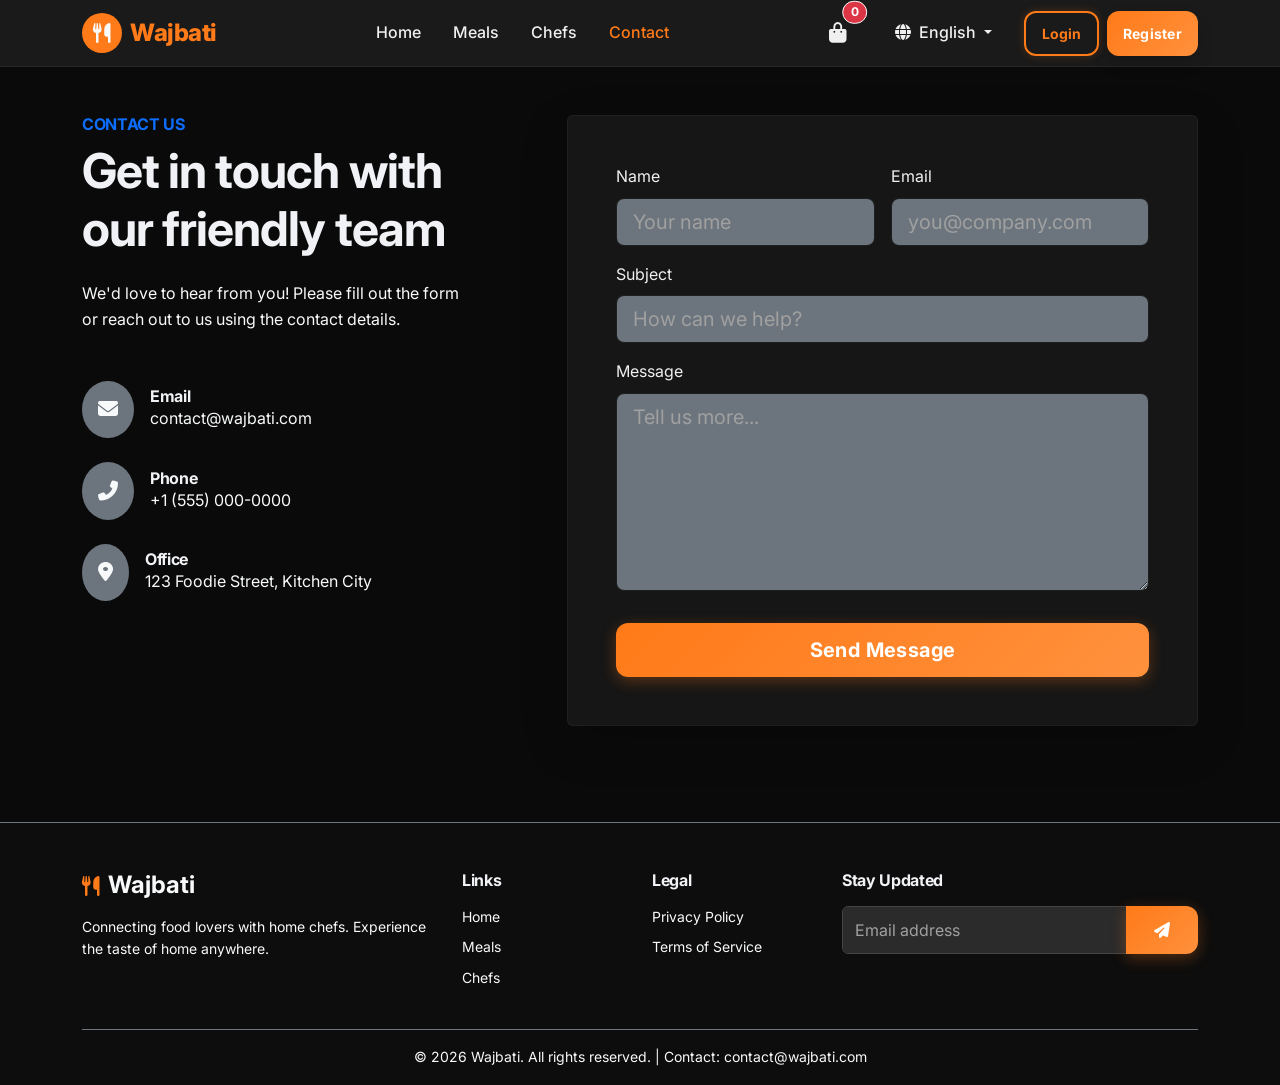
<file: contact.html>
<!doctype html>
<html lang="en" dir="ltr">

<head>
    <meta charset="utf-8">
    <meta name="viewport" content="width=device-width, initial-scale=1">
    <meta name="csrf-token" content="8tNxYSz8MDdCWAqdhCo3cdCV40B0uSlUERqv8L7E">

    <title>Wajbati</title>

    <!-- Styles -->
    <link href="https://cdn.jsdelivr.net/npm/bootstrap@5.3.0/dist/css/bootstrap.min.css" rel="stylesheet">
    <link href="https://cdnjs.cloudflare.com/ajax/libs/font-awesome/6.4.0/css/all.min.css" rel="stylesheet">
    <link href="css/style.css" rel="stylesheet">

</head>

<body>

    <!-- Navbar -->
    <nav class="navbar navbar-expand-lg sticky-top">
        <div class="container">
            <a class="navbar-brand d-flex align-items-center" href="index.html">
                <div class="rounded-circle bg-primary-custom d-flex align-items-center justify-content-center text-light me-2"
                    style="width:40px;height:40px">
                    <i class="fas fa-utensils"></i>
                </div>
                <span class="brand-text">Wajbati</span>
            </a>
            <button class="navbar-toggler border border-secondary border-opacity-10" type="button"
                data-bs-toggle="collapse" data-bs-target="#mainNav">
                <span class="navbar-toggler-icon"></span>
            </button>
            <div class="collapse navbar-collapse" id="mainNav">
                <ul class="navbar-nav mx-auto mb-2 mb-lg-0">
                    <li class="nav-item"><a class="nav-link " href="index.html">Home</a></li>
                    <li class="nav-item"><a class="nav-link " href="meals.html">Meals</a></li>
                    <li class="nav-item"><a class="nav-link " href="chefs.html">Chefs</a></li>
                    <li class="nav-item"><a class="nav-link active" href="contact.html">Contact</a></li>
                </ul>

                <ul class="navbar-nav align-items-lg-center">
                    <li class="nav-item me-3">
                        <a class="nav-link position-relative px-2" href="cart.html">
                            <i class="fa fa-shopping-bag fa-lg"></i>
                            <span
                                class="position-absolute top-0 start-100 translate-middle badge rounded-pill bg-danger cart-count border border-white">
                                0
                            </span>
                        </a>
                    </li>

                    <li class="nav-item dropdown me-3">
                        <a class="nav-link dropdown-toggle" href="#" role="button" data-bs-toggle="dropdown">
                            <i class="fas fa-globe me-1"></i> English
                        </a>
                        <ul class="dropdown-menu border border-secondary border-opacity-10 shadow">
                            <li><a class="dropdown-item" href="http://127.0.0.1:8080/lang/en">English</a></li>
                            <li><a class="dropdown-item" href="http://127.0.0.1:8080/lang/ar">العربية</a></li>
                        </ul>
                    </li>

                    <li class="nav-item d-flex gap-2">
                        <a href="login.html" class="btn btn-outline-primary btn-sm px-3">Login</a>
                        <a href="register.html" class="btn btn-primary btn-sm px-3 shadow">Register</a>
                    </li>


                </ul>
            </div>
        </div>
    </nav>

    <!-- Flash Messages -->


    <!-- Content -->
    <main>
        <div class="container py-5">

            <div class="row align-items-stretch g-5">



                <div class="col-lg-5">

                    <div class="pe-lg-5">

                        <h6 class="text-primary fw-bold text-uppercase mb-2">Contact Us</h6>

                        <h1 class="display-5 fw-bold mb-4">Get in touch with our friendly team</h1>

                        <p class="text-light mb-5">We'd love to hear from you! Please fill out the form or reach out to
                            us using the contact details.</p>



                        <div class="d-flex align-items-center mb-4">

                            <div class="bg-secondary text-light rounded-circle p-3 me-3 text-primary"><i
                                    class="fas fa-envelope fa-lg"></i></div>

                            <div>

                                <h6 class="fw-bold mb-0">Email</h6>

                                <p class="text-light mb-0">contact@wajbati.com</p>

                            </div>

                        </div>



                        <div class="d-flex align-items-center mb-4">

                            <div class="bg-secondary text-light rounded-circle p-3 me-3 text-primary"><i
                                    class="fas fa-phone-alt fa-lg"></i></div>

                            <div>

                                <h6 class="fw-bold mb-0">Phone</h6>

                                <p class="text-light mb-0">+1 (555) 000-0000</p>

                            </div>

                        </div>



                        <div class="d-flex align-items-center mb-5">

                            <div class="bg-secondary text-light rounded-circle p-3 me-3 text-primary"><i
                                    class="fas fa-map-marker-alt fa-lg"></i></div>

                            <div>

                                <h6 class="fw-bold mb-0">Office</h6>

                                <p class="text-light mb-0">123 Foodie Street, Kitchen City</p>

                            </div>

                        </div>

                    </div>

                </div>



                <div class="col-lg-7">

                    <div class="card shadow-lg border border-secondary border-opacity-10 p-4 p-md-5 h-100">

                        <form action="contact.html" method="POST">

                            <input type="hidden" name="_token" value="8tNxYSz8MDdCWAqdhCo3cdCV40B0uSlUERqv8L7E"
                                autocomplete="off">
                            <div class="row g-3">

                                <div class="col-md-6">

                                    <label class="form-label">Name</label>

                                    <input name="name"
                                        class="form-control form-control-lg bg-secondary text-light border border-secondary border-opacity-10"
                                        placeholder="Your name" required>

                                </div>

                                <div class="col-md-6">

                                    <label class="form-label">Email</label>

                                    <input name="email" type="email"
                                        class="form-control form-control-lg bg-secondary text-light border border-secondary border-opacity-10"
                                        placeholder="you@company.com" required>

                                </div>

                                <div class="col-12">

                                    <label class="form-label">Subject</label>

                                    <input name="subject"
                                        class="form-control form-control-lg bg-secondary text-light border border-secondary border-opacity-10"
                                        placeholder="How can we help?">

                                </div>

                                <div class="col-12 mb-3">

                                    <label class="form-label">Message</label>

                                    <textarea name="message"
                                        class="form-control form-control-lg bg-secondary text-light border border-secondary border-opacity-10"
                                        rows="6" placeholder="Tell us more..." required></textarea>

                                </div>

                                <div class="col-12">

                                    <button class="btn btn-primary btn-lg w-100" type="submit">Send Message</button>

                                </div>

                            </div>

                        </form>

                    </div>

                </div>



            </div>

        </div>

    </main>

    <!-- Footer -->
    <footer class="bg-darker text-light border-top border-secondary border-secondary pt-5 pb-3 mt-5">
        <div class="container">
            <div class="row g-4 mb-4">
                <div class="col-md-4">
                    <a class="navbar-brand d-flex align-items-center mb-3 text-light" href="#">
                        <i class="fas fa-utensils text-primary-custom me-2 fa-lg"></i>
                        <span class="fw-bold h4 m-0">Wajbati</span>
                    </a>
                    <p class="text-light small">Connecting food lovers with home chefs. Experience the taste of home
                        anywhere.</p>
                </div>
                <div class="col-md-2 col-6">
                    <h6 class="fw-bold mb-3">Links</h6>
                    <ul class="list-unstyled small text-light">
                        <li class="mb-2"><a href="index.html" class="text-decoration-none text-light">Home</a></li>
                        <li class="mb-2"><a href="meals.html" class="text-decoration-none text-light">Meals</a></li>
                        <li class="mb-2"><a href="chefs.html" class="text-decoration-none text-light">Chefs</a></li>
                    </ul>
                </div>
                <div class="col-md-2 col-6">
                    <h6 class="fw-bold mb-3">Legal</h6>
                    <ul class="list-unstyled small text-light">
                        <li class="mb-2"><a href="#" class="text-decoration-none text-light">Privacy
                                Policy</a></li>
                        <li class="mb-2"><a href="#" class="text-decoration-none text-light">Terms of
                                Service</a></li>
                    </ul>
                </div>
                <div class="col-md-4">
                    <h6 class="fw-bold mb-3">Stay Updated</h6>
                    <div class="input-group mb-3">
                        <input type="text" class="form-control" placeholder="Email address">
                        <button class="btn btn-primary" type="button"><i class="fas fa-paper-plane"></i></button>
                    </div>
                </div>
            </div>
            <div class="border-top border-secondary border-secondary pt-3 text-center small text-light">
                &copy; 2026 Wajbati. All rights reserved. | Contact: contact@wajbati.com
            </div>
        </div>
    </footer>
    <!-- Scripts -->
    <script src="https://cdn.jsdelivr.net/npm/bootstrap@5.3.0/dist/js/bootstrap.bundle.min.js"></script>
    <script src="https://code.jquery.com/jquery-3.6.0.min.js"></script>
</body>

</html>
</file>
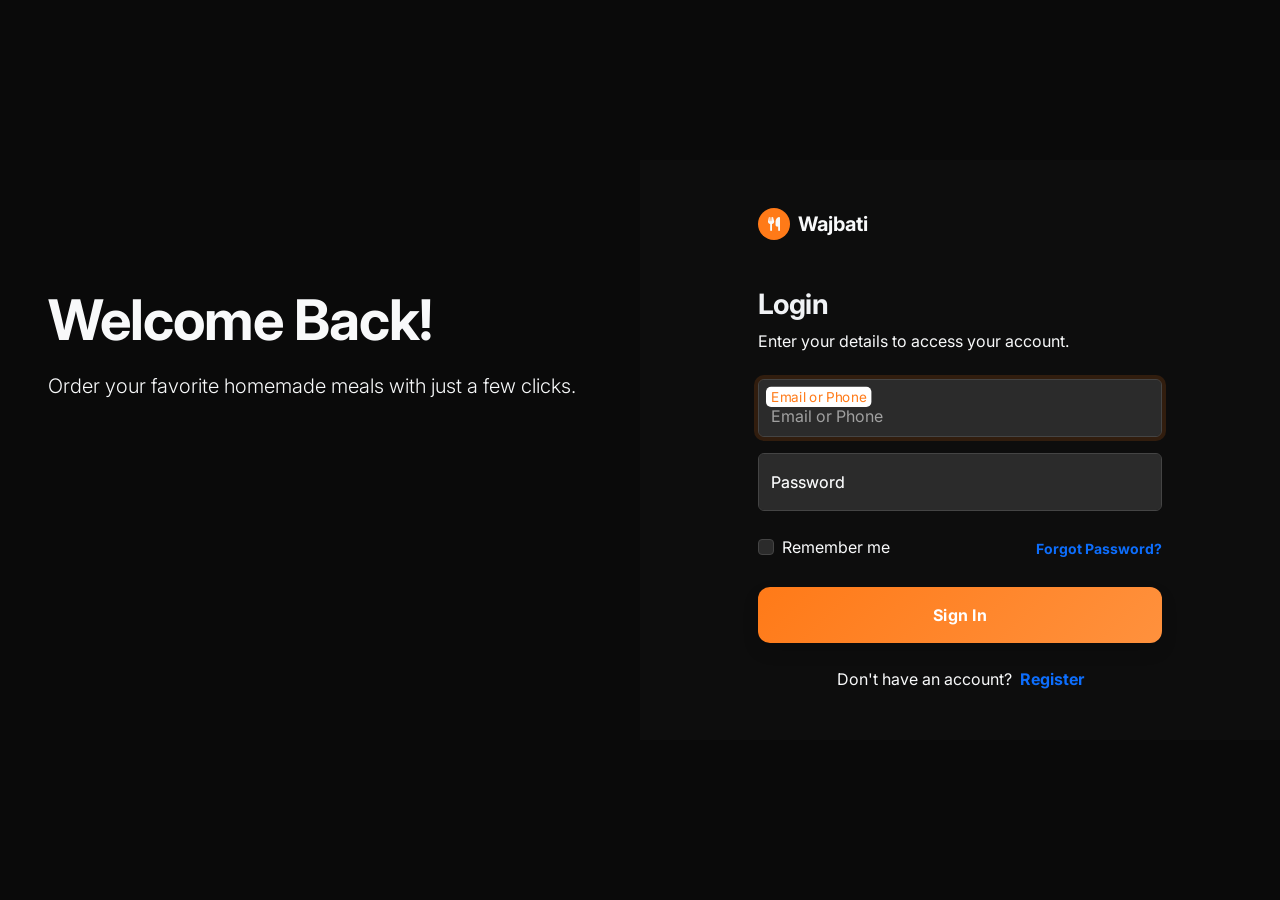
<file: login.html>
<!doctype html>
<html lang="en" dir="ltr">

<head>
    <meta charset="utf-8">
    <meta name="viewport" content="width=device-width, initial-scale=1">
    <title>Wajbati - Login</title>
    <link href="https://cdn.jsdelivr.net/npm/bootstrap@5.3.0/dist/css/bootstrap.min.css" rel="stylesheet">
    <link href="https://cdnjs.cloudflare.com/ajax/libs/font-awesome/6.4.0/css/all.min.css" rel="stylesheet">
    <link href="css/style.css" rel="stylesheet">

</head>

<body>

    <div class="auth-wrapper row g-0" style="min-height: 100vh;">
        <!-- Left Side: Image -->
        <div class="col-lg-6 d-none d-lg-block position-relative">
            <div class="auth-image w-100 h-100"
                style="background-image: url('images/hero-plate.png'); background-size: cover; background-position: center;">
            </div>
            <div class="position-absolute top-0 start-0 w-100 h-100"
                style="background: linear-gradient(rgba(0,0,0,0.2), rgba(0,0,0,0.6));"></div>
            <div class="position-absolute bottom-0 start-0 p-5 text-light">
                <h2 class="display-4 fw-bold text-light mb-3">Welcome Back!</h2>
                <p class="lead mb-0">Order your favorite homemade meals with just a few clicks.</p>
            </div>
        </div>

        <!-- Right Side: Form -->
        <div class="col-lg-6 d-flex align-items-center justify-content-center bg-darker text-light">
            <div class="p-4 p-md-5 w-100" style="max-width: 500px;">
                <div class="d-flex align-items-center mb-5">
                    <a href="index.html" class="text-decoration-none d-flex align-items-center text-light">
                        <div class="rounded-circle bg-primary-custom d-flex align-items-center justify-content-center text-light me-2"
                            style="width:32px;height:32px">
                            <i class="fas fa-utensils small"></i>
                        </div>
                        <span class="fw-bold h5 m-0">Wajbati</span>
                    </a>
                </div>

                <div class="mb-4">
                    <h3 class="fw-bold">Login</h3>
                    <p class="text-light">Enter your details to access your account.</p>
                </div>

                <!-- Session Status -->

                <form method="POST" action="login.html">
                    <input type="hidden" name="_token" value="hhk5r2sUwWmk7EOZDINHx8CtylgLTOEdZppG1bkK"
                        autocomplete="off">
                    <div class="form-floating mb-3">
                        <input type="text" name="login" class="form-control " id="loginInput"
                            placeholder="Email or Phone" value="" required autofocus>
                        <label for="loginInput">Email or Phone</label>
                    </div>

                    <div class="form-floating mb-4">
                        <input type="password" name="password" class="form-control " id="passwordInput"
                            placeholder="Password" required autocomplete="current-password">
                        <label for="passwordInput">Password</label>
                    </div>

                    <div class="d-flex justify-content-between align-items-center mb-4">
                        <div class="form-check">
                            <input class="form-check-input" type="checkbox" name="remember" id="rememberMe">
                            <label class="form-check-label text-light" for="rememberMe">
                                Remember me
                            </label>
                        </div>
                        <a href="http://127.0.0.1:8080/forgot-password"
                            class="text-primary fw-bold small text-decoration-none">Forgot Password?</a>
                    </div>

                    <button class="btn btn-primary w-100 py-3 mb-4 shadow text-light" type="submit">Sign In</button>

                    <div class="text-center">
                        <span class="text-light">Don&#039;t have an account?</span>
                        <a href="register.html" class="text-primary fw-bold text-decoration-none ms-1">Register</a>
                    </div>
                </form>
            </div>
        </div>
    </div>

    <script src="https://cdn.jsdelivr.net/npm/bootstrap@5.3.0/dist/js/bootstrap.bundle.min.js"></script>
</body>

</html>
</file>
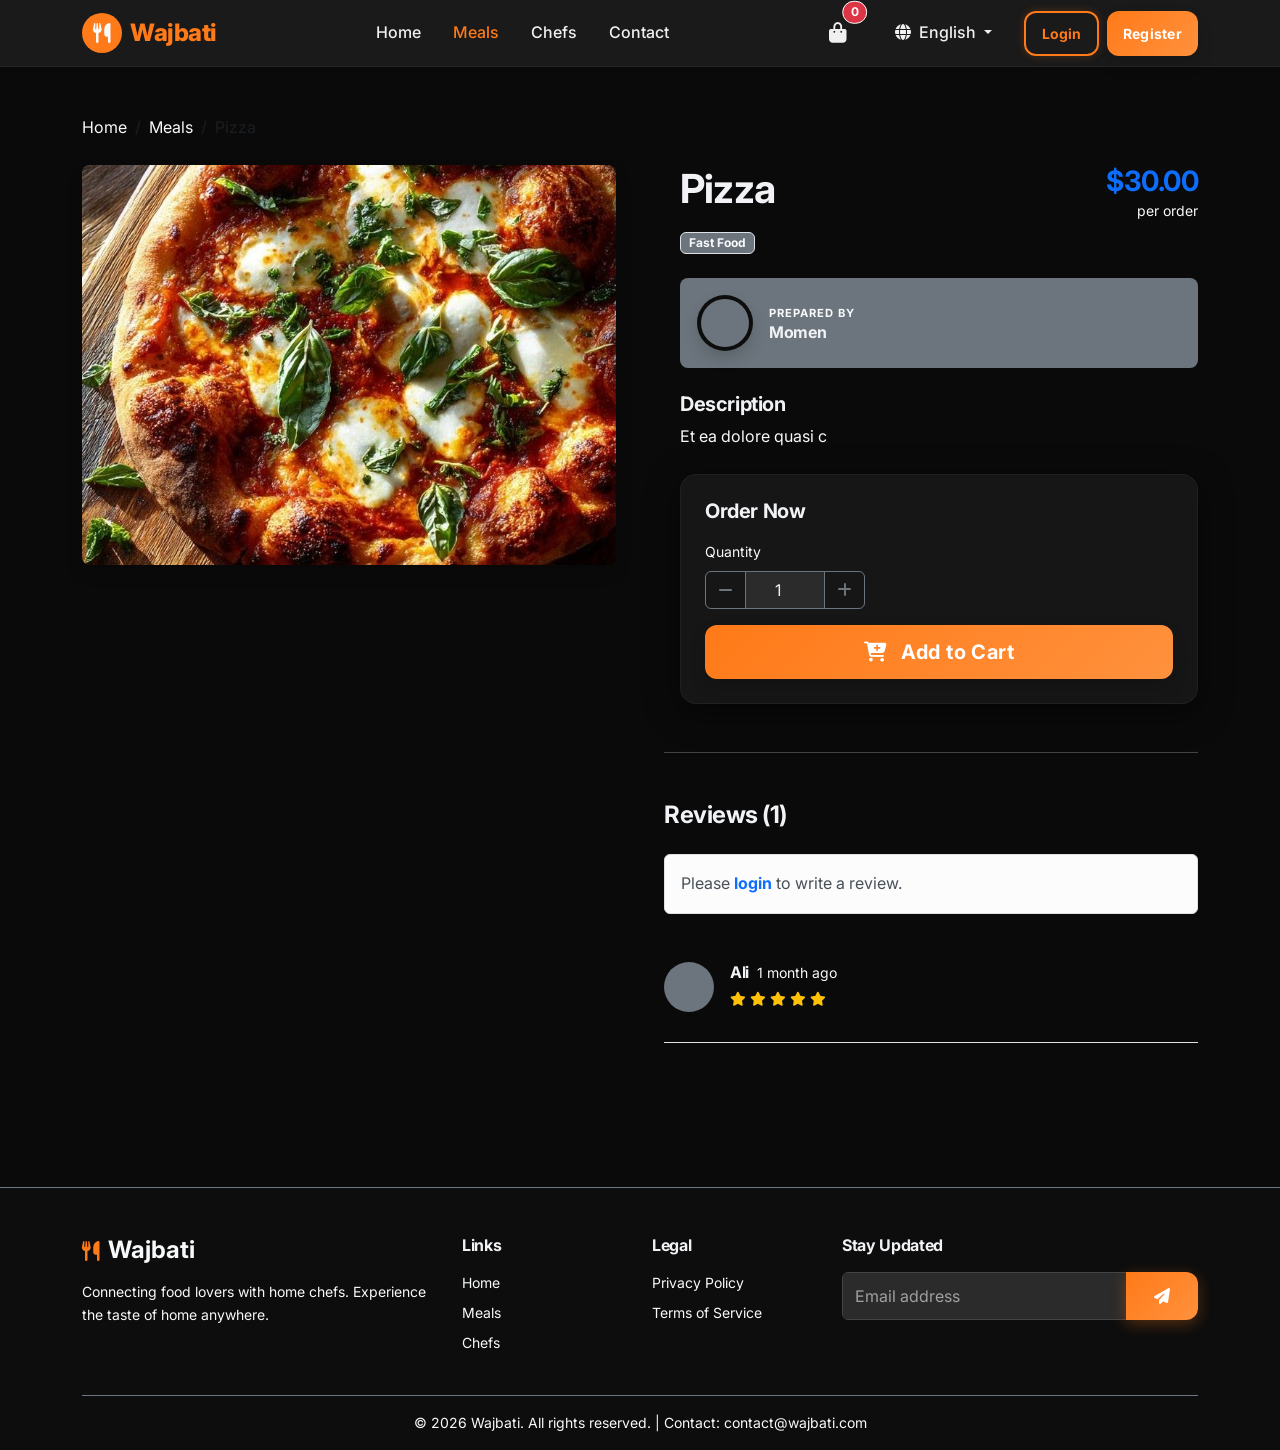
<file: meal-details.html>
<!doctype html>
<html lang="en" dir="ltr">

<head>
    <meta charset="utf-8">
    <meta name="viewport" content="width=device-width, initial-scale=1">
    <meta name="csrf-token" content="FiInHSGgtdX2oKFEBZPJ9QZao0QzteTnpYRkg8nE">

    <title>Wajbati</title>

    <!-- Styles -->
    <link href="https://cdn.jsdelivr.net/npm/bootstrap@5.3.0/dist/css/bootstrap.min.css" rel="stylesheet">
    <link href="https://cdnjs.cloudflare.com/ajax/libs/font-awesome/6.4.0/css/all.min.css" rel="stylesheet">
    <link href="css/style.css" rel="stylesheet">

</head>

<body>

    <!-- Navbar -->
    <nav class="navbar navbar-expand-lg sticky-top">
        <div class="container">
            <a class="navbar-brand d-flex align-items-center" href="index.html">
                <div class="rounded-circle bg-primary-custom d-flex align-items-center justify-content-center text-light me-2"
                    style="width:40px;height:40px">
                    <i class="fas fa-utensils"></i>
                </div>
                <span class="brand-text">Wajbati</span>
            </a>
            <button class="navbar-toggler border-0 p-2 shadow-none" type="button"
                data-bs-toggle="collapse" data-bs-target="#mainNav">
                <span class="navbar-toggler-icon-custom"></span>
            </button>
            <div class="collapse navbar-collapse" id="mainNav">
                <ul class="navbar-nav mx-auto mb-2 mb-lg-0">
                    <li class="nav-item"><a class="nav-link " href="index.html">Home</a></li>
                    <li class="nav-item"><a class="nav-link active" href="meals.html">Meals</a></li>
                    <li class="nav-item"><a class="nav-link " href="chefs.html">Chefs</a></li>
                    <li class="nav-item"><a class="nav-link " href="contact.html">Contact</a></li>
                </ul>

                <ul class="navbar-nav align-items-lg-center">
                    <li class="nav-item me-3">
                        <a class="nav-link position-relative px-2" href="cart.html">
                            <i class="fa fa-shopping-bag fa-lg"></i>
                            <span
                                class="position-absolute top-0 start-100 translate-middle badge rounded-pill bg-danger cart-count border border-white">
                                0
                            </span>
                        </a>
                    </li>

                    <li class="nav-item dropdown me-3">
                        <a class="nav-link dropdown-toggle" href="#" role="button" data-bs-toggle="dropdown">
                            <i class="fas fa-globe me-1"></i> English
                        </a>
                        <ul class="dropdown-menu border border-secondary border-opacity-10 shadow">
                            <li><a class="dropdown-item" href="http://127.0.0.1:8080/lang/en">English</a></li>
                            <li><a class="dropdown-item" href="http://127.0.0.1:8080/lang/ar">العربية</a></li>
                        </ul>
                    </li>

                    <li class="nav-item d-flex gap-2">
                        <a href="login.html" class="btn btn-outline-primary btn-sm px-3">Login</a>
                        <a href="register.html" class="btn btn-primary btn-sm px-3 shadow">Register</a>
                    </li>


                </ul>
            </div>
        </div>
    </nav>

    <!-- Flash Messages -->


    <!-- Content -->
    <main>
        <!-- Page Content -->
        <div class="container py-5">
            <nav aria-label="breadcrumb">
                <ol class="breadcrumb mb-4">
                    <li class="breadcrumb-item"><a href="index.html" class="text-decoration-none text-light">Home</a>
                    </li>
                    <li class="breadcrumb-item"><a href="meals.html" class="text-decoration-none text-light">Meals</a>
                    </li>
                    <li class="breadcrumb-item active" aria-current="page">Pizza</li>
                </ol>
            </nav>

            <div class="row g-5">
                <!-- Left Column: Images -->
                <div class="col-lg-6">
                    <div class="position-relative overflow-hidden rounded-3 shadow mb-3" style="aspect-ratio:4/3;">
                        <img src="images/meals/2n1k1cJMc92hyIDbhqGhYems0pii7Le5z1MNfJSB.jpg"
                            class="w-100 h-100 object-fit-cover" alt="Pizza">
                    </div>
                </div>

                <!-- Right Column: Details -->
                <div class="col-lg-6">
                    <div class="ps-lg-3">
                        <div class="d-flex justify-content-between align-items-start mb-2">
                            <h1 class="display-6 fw-bold mb-0">Pizza</h1>
                            <div class="text-end">
                                <h3 class="text-primary fw-bold mb-0">$30.00</h3>
                                <small class="text-light">per order</small>
                            </div>
                        </div>

                        <div class="d-flex align-items-center mb-4">
                            <span class="badge bg-secondary text-light text-light border ms-0">Fast Food</span>
                        </div>

                        <!-- Chef Info -->
                        <div
                            class="card bg-secondary text-light border border-secondary border-opacity-10 p-3 mb-4 rounded-3 d-flex flex-row align-items-center">
                            <div class="bg-darker text-light rounded-circle p-1 me-3 shadow">
                                <div class="rounded-circle bg-secondary d-flex align-items-center justify-content-center text-light"
                                    style="width:48px;height:48px"><i class="fas fa-user-chef"></i></div>
                            </div>
                            <div>
                                <small class="text-light d-block text-uppercase fw-bold"
                                    style="font-size:0.7rem; letter-spacing:1px">Prepared by</small>
                                <h6 class="mb-0 fw-bold">Momen</h6>
                            </div>
                        </div>

                        <div class="mb-4">
                            <h5 class="fw-bold mb-2">Description</h5>
                            <p class="text-light">Et ea dolore quasi c</p>
                        </div>

                        <!-- Add to Cart Box -->
                        <div class="card shadow-card p-4 border border-secondary border-opacity-10">
                            <h5 class="fw-bold mb-3">Order Now</h5>
                            <form action="cart.html" method="GET">
                                <input type="hidden" name="_token" value="FiInHSGgtdX2oKFEBZPJ9QZao0QzteTnpYRkg8nE"
                                    autocomplete="off"> <input type="hidden" name="meal_id" value="3">

                                <div class="d-flex align-items-end gap-3 mb-3">
                                    <div class="flex-grow-1">
                                        <label class="form-label text-light small">Quantity</label>
                                        <div class="input-group">
                                            <button class="btn btn-outline-secondary" type="button"
                                                onclick="this.nextElementSibling.stepDown()"><i
                                                    class="fas fa-minus"></i></button>
                                            <input type="number" name="quantity" value="1" min="1"
                                                class="form-control text-center border-secondary"
                                                style="max-width:80px">
                                            <button class="btn btn-outline-secondary" type="button"
                                                onclick="this.previousElementSibling.stepUp()"><i
                                                    class="fas fa-plus"></i></button>
                                        </div>
                                    </div>
                                </div>

                                <div class="d-grid">
                                    <button class="btn btn-primary btn-lg shadow">
                                        <i class="fas fa-cart-plus me-2"></i> Add to Cart
                                    </button>
                                </div>
                            </form>
                        </div>
                    </div>

                    <hr class="my-5 opacity-25">

                    <!-- Ratings & Reviews Section -->
                    <div class="mb-5">
                        <h4 class="fw-bold mb-4">Reviews (1)</h4>

                        <!-- Review Form -->
                        <div class="alert alert-light border mb-5">
                            Please <a href="login.html" class="fw-bold">login</a> to write a review.
                        </div>

                        <!-- Reviews List -->
                        <div class="reviews-list">
                            <div class="d-flex mb-4 border-bottom pb-4">
                                <div class="bg-secondary text-light rounded-circle flex-shrink-0 d-flex align-items-center justify-content-center me-3"
                                    style="width: 50px; height: 50px;">
                                    <i class="fas fa-user text-secondary"></i>
                                </div>
                                <div>
                                    <div class="d-flex align-items-center mb-1">
                                        <h6 class="fw-bold mb-0 me-2">Ali</h6>
                                        <small class="text-light">1 month ago</small>
                                    </div>
                                    <div class="mb-2 text-warning small">
                                        <i class="fas fa-star"></i>
                                        <i class="fas fa-star"></i>
                                        <i class="fas fa-star"></i>
                                        <i class="fas fa-star"></i>
                                        <i class="fas fa-star"></i>
                                    </div>
                                    <p class="mb-0 text-light"></p>
                                </div>
                            </div>
                        </div>
                    </div>
                </div>
            </div>

            <!-- Related Meals -->

        </div>
    </main>

    <!-- Footer -->
    <footer class="bg-darker text-light border-top border-secondary border-secondary pt-5 pb-3 mt-5">
        <div class="container">
            <div class="row g-4 mb-4">
                <div class="col-md-4">
                    <a class="navbar-brand d-flex align-items-center mb-3 text-light" href="#">
                        <i class="fas fa-utensils text-primary-custom me-2 fa-lg"></i>
                        <span class="fw-bold h4 m-0">Wajbati</span>
                    </a>
                    <p class="text-light small">Connecting food lovers with home chefs. Experience the taste of home
                        anywhere.</p>
                </div>
                <div class="col-md-2 col-6">
                    <h6 class="fw-bold mb-3">Links</h6>
                    <ul class="list-unstyled small text-light">
                        <li class="mb-2"><a href="index.html" class="text-decoration-none text-light">Home</a></li>
                        <li class="mb-2"><a href="meals.html" class="text-decoration-none text-light">Meals</a></li>
                        <li class="mb-2"><a href="chefs.html" class="text-decoration-none text-light">Chefs</a></li>
                    </ul>
                </div>
                <div class="col-md-2 col-6">
                    <h6 class="fw-bold mb-3">Legal</h6>
                    <ul class="list-unstyled small text-light">
                        <li class="mb-2"><a href="#" class="text-decoration-none text-light">Privacy
                                Policy</a></li>
                        <li class="mb-2"><a href="#" class="text-decoration-none text-light">Terms of
                                Service</a></li>
                    </ul>
                </div>
                <div class="col-md-4">
                    <h6 class="fw-bold mb-3">Stay Updated</h6>
                    <div class="input-group mb-3">
                        <input type="text" class="form-control" placeholder="Email address">
                        <button class="btn btn-primary" type="button"><i class="fas fa-paper-plane"></i></button>
                    </div>
                </div>
            </div>
            <div class="border-top border-secondary border-secondary pt-3 text-center small text-light">
                &copy; 2026 Wajbati. All rights reserved. | Contact: contact@wajbati.com
            </div>
        </div>
    </footer>
    <!-- Scripts -->
    <script src="https://cdn.jsdelivr.net/npm/bootstrap@5.3.0/dist/js/bootstrap.bundle.min.js"></script>
    <script src="https://code.jquery.com/jquery-3.6.0.min.js"></script>
</body>

</html>
</file>
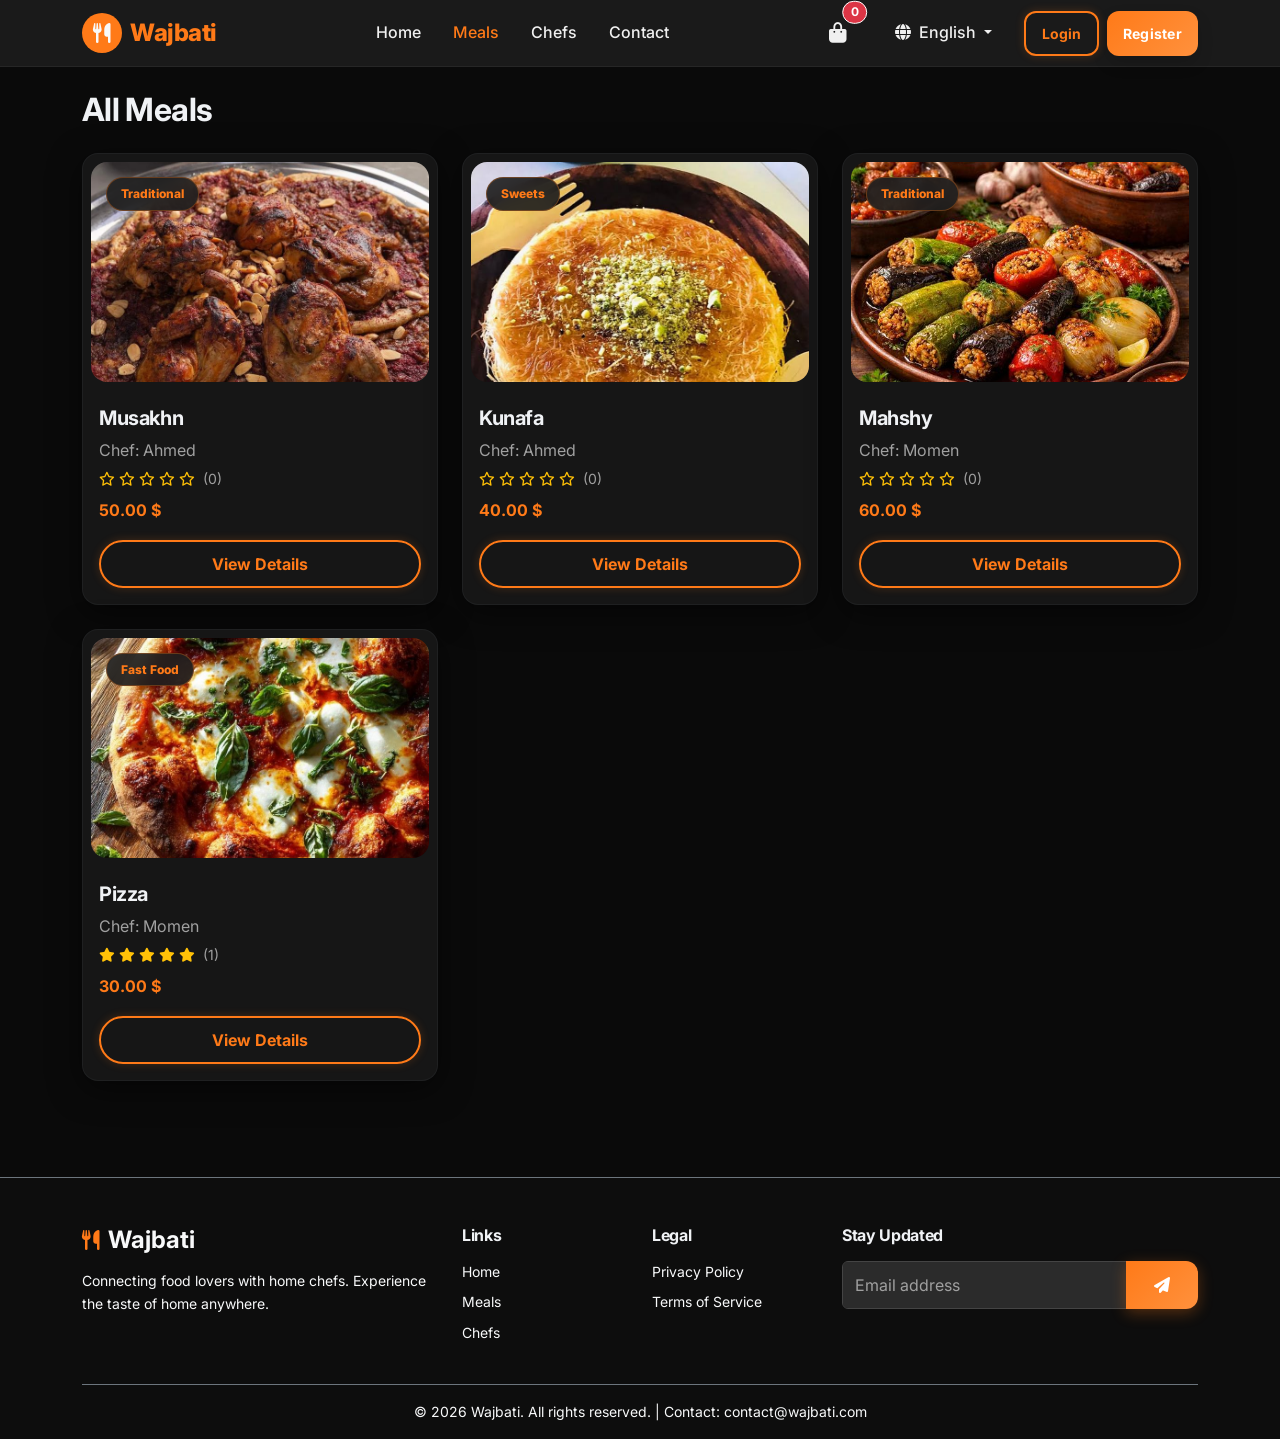
<file: meals.html>
<!doctype html>
<html lang="en" dir="ltr">

<head>
    <meta charset="utf-8">
    <meta name="viewport" content="width=device-width, initial-scale=1">
    <meta name="csrf-token" content="PHnOuDstNlfRlUtCBCoNcyPfYiL0ebYppouo9l0a">

    <title>Wajbati</title>

    <!-- Styles -->
    <link href="https://cdn.jsdelivr.net/npm/bootstrap@5.3.0/dist/css/bootstrap.min.css" rel="stylesheet">
    <link href="https://cdnjs.cloudflare.com/ajax/libs/font-awesome/6.4.0/css/all.min.css" rel="stylesheet">
    <link href="css/style.css" rel="stylesheet">

</head>

<body>

    <!-- Navbar -->
    <nav class="navbar navbar-expand-lg sticky-top">
        <div class="container">
            <a class="navbar-brand d-flex align-items-center" href="index.html">
                <div class="rounded-circle bg-primary-custom d-flex align-items-center justify-content-center text-light me-2"
                    style="width:40px;height:40px">
                    <i class="fas fa-utensils"></i>
                </div>
                <span class="brand-text">Wajbati</span>
            </a>
            <button class="navbar-toggler border-0 p-2 shadow-none" type="button"
                data-bs-toggle="collapse" data-bs-target="#mainNav">
                <span class="navbar-toggler-icon-custom"></span>
            </button>
            <div class="collapse navbar-collapse" id="mainNav">
                <ul class="navbar-nav mx-auto mb-2 mb-lg-0">
                    <li class="nav-item"><a class="nav-link " href="index.html">Home</a></li>
                    <li class="nav-item"><a class="nav-link active" href="meals.html">Meals</a></li>
                    <li class="nav-item"><a class="nav-link " href="chefs.html">Chefs</a></li>
                    <li class="nav-item"><a class="nav-link " href="contact.html">Contact</a></li>
                </ul>

                <ul class="navbar-nav align-items-lg-center">
                    <li class="nav-item me-3">
                        <a class="nav-link position-relative px-2" href="cart.html">
                            <i class="fa fa-shopping-bag fa-lg"></i>
                            <span
                                class="position-absolute top-0 start-100 translate-middle badge rounded-pill bg-danger cart-count border border-white">
                                0
                            </span>
                        </a>
                    </li>

                    <li class="nav-item dropdown me-3">
                        <a class="nav-link dropdown-toggle" href="#" role="button" data-bs-toggle="dropdown">
                            <i class="fas fa-globe me-1"></i> English
                        </a>
                        <ul class="dropdown-menu border border-secondary border-opacity-10 shadow">
                            <li><a class="dropdown-item" href="http://127.0.0.1:8080/lang/en">English</a></li>
                            <li><a class="dropdown-item" href="http://127.0.0.1:8080/lang/ar">العربية</a></li>
                        </ul>
                    </li>

                    <li class="nav-item d-flex gap-2">
                        <a href="login.html" class="btn btn-outline-primary btn-sm px-3">Login</a>
                        <a href="register.html" class="btn btn-primary btn-sm px-3 shadow">Register</a>
                    </li>


                </ul>
            </div>
        </div>
    </nav>

    <!-- Flash Messages -->


    <!-- Content -->
    <main class="container py-4">
        <h2 class="fw-bold mb-4">All Meals</h2>

        <div class="row g-4">

            <div class="col-6 col-lg-4">
                <div class="card shadow-card border border-secondary border-opacity-10 h-100 meal-card">
                    <div class="meal-card-img-wrapper">
                        <img src="images/meals/HTLNuKsEwWabiFHijoJXuod2TbUI0YlMtmOVrR2U.jpg" alt="Musakhn">
                        <span class="card-badge text-primary-custom">Traditional</span>
                    </div>
                    <div class="card-body d-flex flex-column">
                        <h5 class="fw-bold">Musakhn</h5>
                        <p class="text-muted mb-1">
                            Chef: Ahmed
                        </p>
                        <div class="mb-2 text-warning small">
                            <i class="far fa-star"></i>
                            <i class="far fa-star"></i>
                            <i class="far fa-star"></i>
                            <i class="far fa-star"></i>
                            <i class="far fa-star"></i>
                            <span class="text-muted ms-1">(0)</span>
                        </div>
                        <strong class="mb-3 text-primary-custom">50.00 $</strong>
                        <a href="meal-details.html" class="btn btn-outline-primary mt-auto rounded-pill">
                            View Details
                        </a>
                    </div>
                </div>
            </div>

            <div class="col-6 col-lg-4">
                <div class="card shadow-card border border-secondary border-opacity-10 h-100 meal-card">
                    <div class="meal-card-img-wrapper">
                        <img src="images/meals/C2J9ap9FCBZLSX3gYmVDy3X49QvpuJH1mvELz9bv.jpg" alt="Kunafa">
                        <span class="card-badge text-primary-custom">Sweets</span>
                    </div>
                    <div class="card-body d-flex flex-column">
                        <h5 class="fw-bold">Kunafa</h5>
                        <p class="text-muted mb-1">
                            Chef: Ahmed
                        </p>
                        <div class="mb-2 text-warning small">
                            <i class="far fa-star"></i>
                            <i class="far fa-star"></i>
                            <i class="far fa-star"></i>
                            <i class="far fa-star"></i>
                            <i class="far fa-star"></i>
                            <span class="text-muted ms-1">(0)</span>
                        </div>
                        <strong class="mb-3 text-primary-custom">40.00 $</strong>
                        <a href="meal-details.html" class="btn btn-outline-primary mt-auto rounded-pill">
                            View Details
                        </a>
                    </div>
                </div>
            </div>

            <div class="col-6 col-lg-4">
                <div class="card shadow-card border border-secondary border-opacity-10 h-100 meal-card">
                    <div class="meal-card-img-wrapper">
                        <img src="images/meals/ZTBfvK2afPlBViFCX8yY0WA7dNNqMZI2vLJG5Wxl.jpg" alt="Mahshy">
                        <span class="card-badge text-primary-custom">Traditional</span>
                    </div>
                    <div class="card-body d-flex flex-column">
                        <h5 class="fw-bold">Mahshy</h5>
                        <p class="text-muted mb-1">
                            Chef: Momen
                        </p>
                        <div class="mb-2 text-warning small">
                            <i class="far fa-star"></i>
                            <i class="far fa-star"></i>
                            <i class="far fa-star"></i>
                            <i class="far fa-star"></i>
                            <i class="far fa-star"></i>
                            <span class="text-muted ms-1">(0)</span>
                        </div>
                        <strong class="mb-3 text-primary-custom">60.00 $</strong>
                        <a href="meal-details.html" class="btn btn-outline-primary mt-auto rounded-pill">
                            View Details
                        </a>
                    </div>
                </div>
            </div>

            <div class="col-6 col-lg-4">
                <div class="card shadow-card border border-secondary border-opacity-10 h-100 meal-card">
                    <div class="meal-card-img-wrapper">
                        <img src="images/meals/2n1k1cJMc92hyIDbhqGhYems0pii7Le5z1MNfJSB.jpg" alt="Pizza">
                        <span class="card-badge text-primary-custom">Fast Food</span>
                    </div>
                    <div class="card-body d-flex flex-column">
                        <h5 class="fw-bold">Pizza</h5>
                        <p class="text-muted mb-1">
                            Chef: Momen
                        </p>
                        <div class="mb-2 text-warning small">
                            <i class="fas fa-star"></i>
                            <i class="fas fa-star"></i>
                            <i class="fas fa-star"></i>
                            <i class="fas fa-star"></i>
                            <i class="fas fa-star"></i>
                            <span class="text-muted ms-1">(1)</span>
                        </div>
                        <strong class="mb-3 text-primary-custom">30.00 $</strong>
                        <a href="meal-details.html" class="btn btn-outline-primary mt-auto rounded-pill">
                            View Details
                        </a>
                    </div>
                </div>
            </div>

        </div>

        <div class="mt-4"></div>
    </main>


    <!-- Footer -->
    <footer class="bg-darker text-light border-top border-secondary border-secondary pt-5 pb-3 mt-5">
        <div class="container">
            <div class="row g-4 mb-4">
                <div class="col-md-4">
                    <a class="navbar-brand d-flex align-items-center mb-3 text-light" href="#">
                        <i class="fas fa-utensils text-primary-custom me-2 fa-lg"></i>
                        <span class="fw-bold h4 m-0">Wajbati</span>
                    </a>
                    <p class="text-light small">Connecting food lovers with home chefs. Experience the taste of home
                        anywhere.</p>
                </div>
                <div class="col-md-2 col-6">
                    <h6 class="fw-bold mb-3">Links</h6>
                    <ul class="list-unstyled small text-light">
                        <li class="mb-2"><a href="index.html" class="text-decoration-none text-light">Home</a></li>
                        <li class="mb-2"><a href="meals.html" class="text-decoration-none text-light">Meals</a></li>
                        <li class="mb-2"><a href="chefs.html" class="text-decoration-none text-light">Chefs</a></li>
                    </ul>
                </div>
                <div class="col-md-2 col-6">
                    <h6 class="fw-bold mb-3">Legal</h6>
                    <ul class="list-unstyled small text-light">
                        <li class="mb-2"><a href="#" class="text-decoration-none text-light">Privacy
                                Policy</a></li>
                        <li class="mb-2"><a href="#" class="text-decoration-none text-light">Terms of
                                Service</a></li>
                    </ul>
                </div>
                <div class="col-md-4">
                    <h6 class="fw-bold mb-3">Stay Updated</h6>
                    <div class="input-group mb-3">
                        <input type="text" class="form-control" placeholder="Email address">
                        <button class="btn btn-primary" type="button"><i class="fas fa-paper-plane"></i></button>
                    </div>
                </div>
            </div>
            <div class="border-top border-secondary border-secondary pt-3 text-center small text-light">
                &copy; 2026 Wajbati. All rights reserved. | Contact: contact@wajbati.com
            </div>
        </div>
    </footer>
    <!-- Scripts -->
    <script src="https://cdn.jsdelivr.net/npm/bootstrap@5.3.0/dist/js/bootstrap.bundle.min.js"></script>
    <script src="https://code.jquery.com/jquery-3.6.0.min.js"></script>
</body>

</html>
</file>
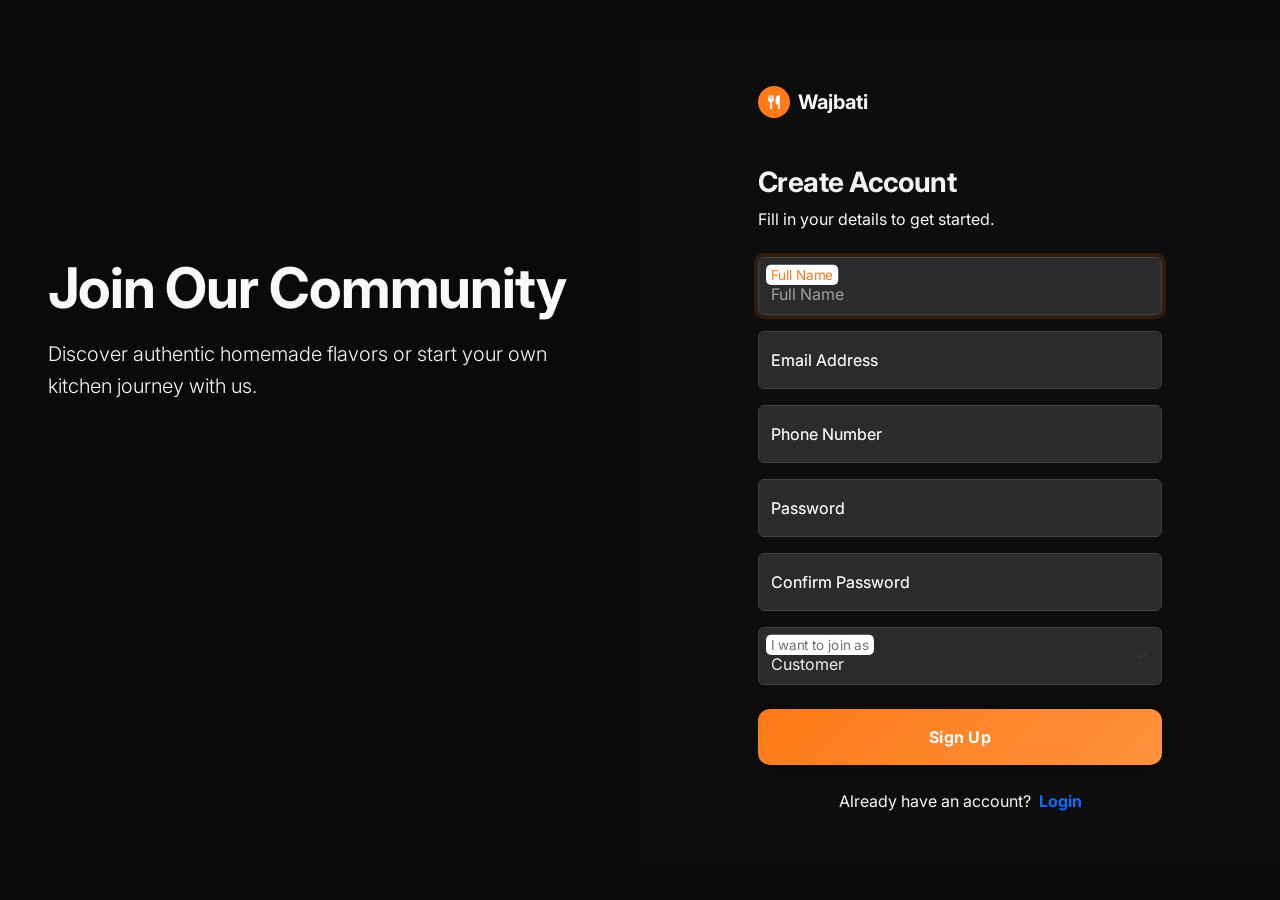
<file: register.html>
<!doctype html>
<html lang="en" dir="ltr">

<head>
    <meta charset="utf-8">
    <meta name="viewport" content="width=device-width, initial-scale=1">
    <title>Wajbati - Register</title>
    <link href="https://cdn.jsdelivr.net/npm/bootstrap@5.3.0/dist/css/bootstrap.min.css" rel="stylesheet">
    <link href="https://cdnjs.cloudflare.com/ajax/libs/font-awesome/6.4.0/css/all.min.css" rel="stylesheet">
    <link href="css/style.css" rel="stylesheet">

</head>

<body>

    <div class="auth-wrapper row g-0" style="min-height: 100vh;">
        <!-- Left Side: Image -->
        <div class="col-lg-6 d-none d-lg-block position-relative">
            <div class="auth-image w-100 h-100"
                style="background-image: url('images/hero-plate.png'); background-size: cover; background-position: center;">
            </div>
            <div class="position-absolute top-0 start-0 w-100 h-100"
                style="background: linear-gradient(rgba(0,0,0,0.2), rgba(0,0,0,0.6));"></div>
            <div class="position-absolute bottom-0 start-0 p-5 text-light">
                <h2 class="display-4 fw-bold text-light mb-3">Join Our Community</h2>
                <p class="lead mb-0">
                    Discover authentic homemade flavors or start your own kitchen journey with us.</p>
            </div>
        </div>

        <!-- Right Side: Form -->
        <div class="col-lg-6 d-flex align-items-center justify-content-center bg-darker text-light">
            <div class="p-4 p-md-5 w-100" style="max-width: 500px;">
                <div class="d-flex align-items-center mb-5">
                    <a href="index.html" class="text-decoration-none d-flex align-items-center text-light">
                        <div class="rounded-circle bg-primary-custom d-flex align-items-center justify-content-center text-light me-2"
                            style="width:32px;height:32px">
                            <i class="fas fa-utensils small"></i>
                        </div>
                        <span class="fw-bold h5 m-0">Wajbati</span>
                    </a>
                </div>

                <div class="mb-4">
                    <h3 class="fw-bold">Create Account</h3>
                    <p class="text-light">Fill in your details to get started.</p>
                </div>

                <form method="POST" action="register.html">
                    <input type="hidden" name="_token" value="gFQHgYEfPBskxNqBFUmVzF1MDTQYVfP8nm5RFbjz" autocomplete="off">
                    <div class="form-floating mb-3">
                        <input type="text" name="name" class="form-control "
                            id="nameInput" placeholder="Full Name" value="" required
                            autofocus>
                        <label for="nameInput">Full Name</label>
                                            </div>

                    <div class="form-floating mb-3">
                        <input type="email" name="email" class="form-control "
                            id="emailInput" placeholder="Email Address" value="" required>
                        <label for="emailInput">Email Address</label>
                                            </div>

                    <div class="form-floating mb-3">
                        <input type="text" name="phone" class="form-control "
                            id="phoneInput" placeholder="Phone Number" value=""
                            required>
                        <label for="phoneInput">Phone Number</label>
                                            </div>

                    <div class="form-floating mb-3">
                        <input type="password" name="password"
                            class="form-control " id="passwordInput"
                            placeholder="Password" required autocomplete="new-password">
                        <label for="passwordInput">Password</label>
                                            </div>

                    <div class="form-floating mb-3">
                        <input type="password" name="password_confirmation" class="form-control"
                            id="confirmPasswordInput" placeholder="Confirm Password" required
                            autocomplete="new-password">
                        <label for="confirmPasswordInput">Confirm Password</label>
                    </div>

                    <div class="form-floating mb-4">
                        <select name="role" class="form-select" id="roleSelect" aria-label="Role select">
                            <option value="user">Customer</option>
                            <option value="chef">Family (Chef)</option>
                        </select>
                        <label for="roleSelect">I want to join as</label>
                    </div>

                    <button class="btn btn-primary w-100 py-3 mb-4 shadow text-light"
                        type="submit">Sign Up</button>

                    <div class="text-center">
                        <span class="text-light">Already have an account?</span>
                        <a href="login.html"
                            class="text-primary fw-bold text-decoration-none ms-1">Login</a>
                    </div>
                </form>
            </div>
        </div>
    </div>

    <script src="https://cdn.jsdelivr.net/npm/bootstrap@5.3.0/dist/js/bootstrap.bundle.min.js"></script>
</body>

</html>
</file>
<file: css/style.css>
@import url('https://fonts.googleapis.com/css2?family=Cairo:wght@400;600;700&family=Inter:wght@400;500;600;700&display=swap');

:root {
    --primary: #ff7a18;
    --primary-gradient: linear-gradient(135deg, #ff7a18 0%, #ff913d 100%);
    --primary-hover: #ff913d;
    --secondary: #f0f2f5;
    --bg-light: #0a0a0a;
    --bg-card: #161616;
    --text-main: #f0f0f0;
    --text-muted: #a0a0a0;
    --card-shadow: 0 8px 32px rgba(0, 0, 0, 0.5);
    --hover-shadow: 0 15px 45px rgba(255, 122, 24, 0.2);
    --radius: 16px;
    --glass-bg: rgba(30, 30, 30, 0.7);
    --glass-border: rgba(255, 255, 255, 0.08);
}

body {
    font-family: 'Inter', 'Cairo', sans-serif;
    background-color: var(--bg-light);
    color: var(--text-main);
    color: var(--text-main);
    line-height: 1.6;
}

/* Typography */
h1,
h2,
h3,
h4,
h5,
h6 {
    font-weight: 700;
    color: var(--secondary);
    letter-spacing: -0.02em;
}

a {
    text-decoration: none;
    transition: all 0.2s ease;
}

/* Utility Components */
.shadow-card {
    background: var(--bg-card);
    border-radius: var(--radius);
    box-shadow: var(--card-shadow);
    border: 1px solid rgba(255, 255, 255, 0.05);
    transition: all 0.3s cubic-bezier(0.4, 0, 0.2, 1);
    overflow: hidden;
}

.shadow-card:hover {
    transform: translateY(-8px);
    box-shadow: 0 12px 30px rgba(0, 0, 0, 0.6);
    border-color: rgba(255, 122, 24, 0.2);
}

.text-primary-custom {
    color: var(--primary) !important;
}

.bg-primary-custom {
    background-color: var(--primary) !important;
}

/* Navbar */
.navbar {
    background: rgba(30, 30, 30, 0.85);
    backdrop-filter: blur(15px);
    border-bottom: 1px solid rgba(255, 255, 255, 0.05);
}

.navbar-toggler-icon-custom {
    display: block;
    width: 24px;
    height: 2px;
    background: var(--primary);
    position: relative;
    transition: all 0.3s ease;
}

.navbar-toggler-icon-custom::before,
.navbar-toggler-icon-custom::after {
    content: '';
    position: absolute;
    width: 100%;
    height: 2px;
    background: var(--primary);
    left: 0;
    transition: all 0.3s ease;
}

.navbar-toggler-icon-custom::before { top: -8px; }
.navbar-toggler-icon-custom::after { bottom: -8px; }

.navbar-toggler[aria-expanded="true"] .navbar-toggler-icon-custom {
    background: transparent;
}

.navbar-toggler[aria-expanded="true"] .navbar-toggler-icon-custom::before {
    top: 0;
    transform: rotate(45deg);
}

.navbar-toggler[aria-expanded="true"] .navbar-toggler-icon-custom::after {
    bottom: 0;
    transform: rotate(-45deg);
}

.navbar-brand .brand-text {
    font-weight: 800;
    color: var(--primary);
    font-size: 1.5rem;
    letter-spacing: -0.5px;
}

.nav-link {
    font-weight: 500;
    color: var(--text-main) !important;
    margin: 0 8px;
}

.nav-link:hover,
.nav-link.active {
    color: var(--primary) !important;
}

/* Buttons */
.btn-primary {
    background: var(--primary-gradient);
    border: none;
    padding: 12px 28px;
    border-radius: 12px;
    font-weight: 700;
    letter-spacing: 0.02em;
    box-shadow: 0 4px 15px rgba(255, 122, 24, 0.3);
    color: white !important;
}

.btn-primary:hover {
    transform: translateY(-2px);
    box-shadow: 0 8px 25px rgba(255, 122, 24, 0.4);
    background: var(--primary-gradient);
    filter: brightness(1.1);
}

.btn-outline-primary {
    color: var(--primary);
    border: 2px solid var(--primary);
    border-radius: 12px;
    padding: 10px 26px;
    font-weight: 700;
    background: transparent;
}

.btn-outline-primary:hover {
    background: var(--primary-gradient);
    border-color: transparent;
    color: white !important;
    transform: translateY(-2px);
}

/* Glass Detail */
.glass-details {
    background: var(--glass-bg);
    backdrop-filter: blur(20px);
    -webkit-backdrop-filter: blur(20px);
    border: 1px solid var(--glass-border);
}

/* Hero Section */
.hero-section {
    background: linear-gradient(135deg, #1e1108 0%, #121212 100%);
    border-radius: 20px;
    padding: 60px 40px;
    position: relative;
    overflow: hidden;
}

.hero-title {
    font-size: 3.5rem;
    font-weight: 800;
    line-height: 1.2;
    margin-bottom: 1.5rem;
}

/* Card Styling */
.meal-card {
    transition: all 0.3s cubic-bezier(0.4, 0, 0.2, 1);
}

.meal-card-img-wrapper {
    position: relative;
    height: 220px;
    overflow: hidden;
    border-radius: var(--radius);
    margin: 8px;
}

.meal-card img {
    width: 100%;
    height: 100%;
    object-fit: cover;
    transition: transform 0.5s ease;
}

.shadow-card:hover img {
    transform: scale(1.1);
}

.category-icon {
    width: 70px;
    height: 70px;
    background: rgba(255, 255, 255, 0.03);
    border: 1px solid rgba(255, 255, 255, 0.08);
    border-radius: 50%;
    display: flex;
    align-items: center;
    justify-content: center;
    font-size: 1.5rem;
    color: var(--primary);
    margin: 0 auto 15px;
    transition: all 0.3s ease;
}

.shadow-card:hover .category-icon {
    background: var(--primary-gradient);
    color: white;
    transform: rotate(10deg);
}

.card-badge {
    position: absolute;
    top: 15px;
    left: 15px;
    background: rgba(10, 10, 10, 0.85);
    backdrop-filter: blur(8px);
    padding: 6px 14px;
    border-radius: 20px;
    font-size: 0.75rem;
    font-weight: 800;
    color: var(--primary) !important;
    border: 1px solid rgba(255, 122, 24, 0.3);
    z-index: 2;
}

/* Auth Pages */
.auth-wrapper {
    min-height: 100vh;
    display: flex;
    align-items: center;
    background: var(--bg-light);
}

.auth-image {
    background-size: cover;
    background-position: center;
    height: 100vh;
    position: relative;
}

.auth-image::after {
    content: '';
    position: absolute;
    top: 0;
    left: 0;
    right: 0;
    bottom: 0;
    background: linear-gradient(to bottom, rgba(0, 0, 0, 0.3), rgba(0, 0, 0, 0.7));
}

.form-floating>.form-control:focus~label,
.form-floating>.form-control:not(:placeholder-shown)~label {
    color: var(--primary);
}

.form-control:focus {
    border-color: var(--primary);
    box-shadow: 0 0 0 0.25rem rgba(255, 122, 24, 0.15);
}

/* Helpers */
.avatar {
    width: 40px;
    height: 40px;
    border-radius: 50%;
    object-fit: cover;
}

[dir='rtl'] {
    font-family: 'Cairo', 'Inter', sans-serif;
}

[dir='rtl'] .card-badge {
    left: auto;
    right: 15px;
}

.card {
    color: var(--text-main);
    background-color: var(--bg-card);
}

.list-group-item {
    background-color: var(--bg-card);
    color: var(--text-main);
}

input,
textarea,
select {
    background-color: #2b2b2b !important;
    color: var(--text-main) !important;
    border: 1px solid #444 !important;
}

input::placeholder,
textarea::placeholder {
    color: var(--text-muted) !important;
}

.text-light-50 {
    color: rgba(255, 255, 255, .5) !important;
}

.bg-darker {
    background-color: #0d0d0d !important;
}

.card-badge {
    color: var(--primary) !important;
    background-color: rgba(30, 30, 30, 0.9) !important;
}

.btn-outline-primary {
    box-shadow: 0 0 10px rgba(255, 122, 24, 0.2);
}


.auth-wrapper {
    background: var(--bg-light);
}

.card {
    border-color: rgba(255, 255, 255, 0.05);
}

.modal-content,
.dropdown-menu {
    background-color: var(--bg-card);
    color: var(--text-main);
    border: 1px solid rgba(255, 255, 255, 0.1);
}

.dropdown-item {
    color: var(--text-main);
}

.dropdown-item:hover {
    background-color: var(--primary);
    color: white;
}

.card-body {
    color: var(--text-main);
}

.badge {
    background-color: var(--primary);
    color: white;
}

.text-muted {
    color: var(--text-muted) !important;
}

.text-dark {
    color: var(--text-main) !important;
}

.bg-white {
    background-color: var(--bg-card) !important;
}

.bg-light {
    background-color: var(--bg-light) !important;
}

.list-group-item {
    background-color: var(--bg-card);
    border-color: rgba(255, 255, 255, 0.05);
}

body {
    background-color: var(--bg-light);
    color: var(--text-main);
}

/* Mobile Responsive Enhancements */
@media (max-width: 991.98px) {
    .navbar-collapse {
        background: rgba(30, 30, 30, 0.98);
        backdrop-filter: blur(15px);
        margin: 10px -15px 0;
        padding: 20px;
        border-radius: 15px;
        border: 1px solid rgba(255, 255, 255, 0.05);
        box-shadow: 0 10px 30px rgba(0, 0, 0, 0.5);
    }

    .nav-link {
        padding: 12px 15px !important;
        margin: 5px 0;
        border-radius: 10px;
    }

    .nav-link:hover {
        background: rgba(255, 122, 24, 0.1);
    }

    .hero-section {
        padding: 40px 20px;
        margin-top: 20px;
    }

    .hero-title {
        font-size: 2.25rem;
    }

    .hero-section .lead {
        font-size: 1.1rem;
    }
}

@media (max-width: 767.98px) {
    .container {
        padding-left: 15px;
        padding-right: 15px;
    }

    .hero-title {
        font-size: 1.75rem;
    }

    /* Compact Grid for Mobile */
    .col-6 {
        padding-left: 6px;
        padding-right: 6px;
    }
    
    .row {
        margin-left: -6px;
        margin-right: -6px;
    }

    .meal-card-img-wrapper {
        height: 120px;
        margin: 5px;
        border-radius: 10px;
    }

    .card-body {
        padding: 8px 10px 12px !important;
    }

    .card-body h5, .card-body h4 {
        font-size: 0.85rem;
        margin-bottom: 2px !important;
    }

    .card-body .text-primary-custom {
        font-size: 0.8rem !important;
    }
    
    .card-body .text-light.small, .card-body .text-muted.small {
        font-size: 0.7rem !important;
    }

    .btn-sm {
        padding: 5px 10px;
        font-size: 0.7rem;
    }

    .card-badge {
        top: 8px;
        left: 8px;
        padding: 3px 6px;
        font-size: 0.6rem;
    }

    .d-flex.gap-3 {
        flex-direction: column;
        gap: 8px !important;
    }

    h2 {
        font-size: 1.3rem;
    }

    h3 {
        font-size: 1.15rem;
    }
    
    .meal-card .border-top {
        padding-top: 8px !important;
        margin-top: 8px !important;
    }

    /* For Chef/Category Cards specifically */
    .shadow-card.text-center {
        padding: 15px !important;
    }

    .category-icon {
        width: 50px;
        height: 50px;
        font-size: 1.1rem;
        margin-bottom: 10px;
    }

    .shadow-card.text-center h6 {
        font-size: 0.85rem;
        margin-bottom: 2px !important;
    }

    .shadow-card.text-center small {
        font-size: 0.65rem !important;
        margin-bottom: 10px !important;
    }

    .rounded-circle.shadow.object-fit-cover {
        width: 70px !important;
        height: 70px !important;
    }

    .card-header {
        height: 80px !important;
    }
    
    .card-header + .card-body {
        padding-top: 40px !important;
    }
    
    .translate-middle-x {
        bottom: -35px !important;
    }
    
    .rounded-circle.p-1.bg-card.shadow-lg {
        width: 80px !important;
        height: 80px !important;
    }
}

/* Glassmorphism & Micro-animations */
.hover-lift {
    transition: transform 0.3s cubic-bezier(0.34, 1.56, 0.64, 1), box-shadow 0.3s ease;
}

.hover-lift:hover {
    transform: translateY(-8px) scale(1.02);
}

.glass-panel {
    background: rgba(255, 255, 255, 0.03);
    backdrop-filter: blur(10px);
    border: 1px solid rgba(255, 255, 255, 0.05);
    border-radius: var(--radius);
}

/* Smooth Scrolling */
html {
    scroll-behavior: smooth;
}

/* Custom Scrollbar */
::-webkit-scrollbar {
    width: 8px;
}

::-webkit-scrollbar-track {
    background: var(--bg-light);
}

::-webkit-scrollbar-thumb {
    background: #333;
    border-radius: 10px;
}

::-webkit-scrollbar-thumb:hover {
    background: var(--primary);
}
</file>
